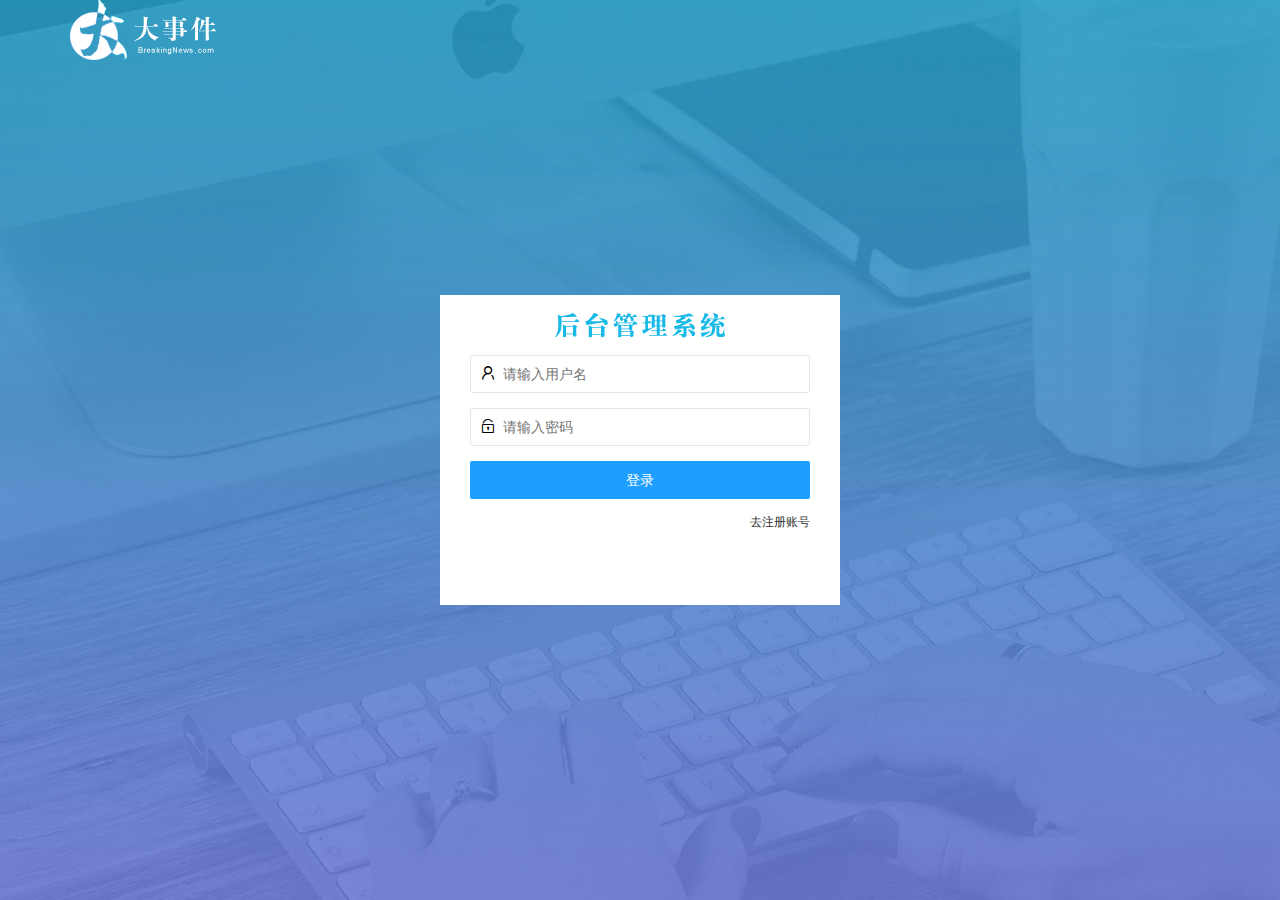
<file: login.html>
<!DOCTYPE html>
<html lang="en">

<head>
    <meta charset="UTF-8">
    <meta http-equiv="X-UA-Compatible" content="ie=edge">
    <meta name="viewport" content="width=device-width, initial-scale=1.0">
    <title>大事件-登录/注册</title>
    <!-- 导入layui的样式 -->
    <link rel="stylesheet" href="./assets/lib/layui/css/layui.css">
    <link rel="stylesheet" href="./assets/css/login.css">
</head>

<body>
    <!-- 头部logo区域 -->
    <div class="layui-main">
        <img src="./assets/images/logo.png" alt="">
    </div>
    <!-- 登录注册 -->
    <div class="loginAndRegBox">
        <div class="title-box"></div>
        <!-- 登录 -->
        <div class="login-box">
            <!-- 登录的表单 -->
            <form class="layui-form" id="form_login">
                <div class="layui-form-item">
                    <i class="layui-icon layui-icon-username"></i>
                    <input type="text" name="username" lay-verify="required" placeholder="请输入用户名" autocomplete="off" class="layui-input">
                </div>
                <div class="layui-form-item">
                    <i class="layui-icon layui-icon-password"></i>
                    <input type="password" name="password" lay-verify="required|pwd" placeholder="请输入密码" autocomplete="off" class="layui-input">
                </div>
                <div class="layui-form-item">
                    <button class="layui-btn  layui-btn-fluid layui-btn-normal" lay-submit>登录</button>

                </div>

                <div class="layui-form-item links"> <a href="javascript:;" id="link_reg">去注册账号</a></div>
            </form>
        </div>

        <!-- 注册 -->
        <div class="reg-box">
            <form class="layui-form" id="form_reg">
                <!-- 输入用户名 -->
                <div class="layui-form-item">
                    <i class="layui-icon layui-icon-username"></i>
                    <input type="text" name="username" lay-verify="required" placeholder="请输入用户名" autocomplete="off" class="layui-input">
                </div>
                <!-- 输入新密码 -->
                <div class="layui-form-item">
                    <i class="layui-icon layui-icon-password"></i>
                    <input type="password" name="password" lay-verify="required|pwd" placeholder="请输入密码" autocomplete="off" class="layui-input">
                </div>
                <!-- 确认密码 -->
                <div class="layui-form-item">
                    <i class="layui-icon layui-icon-password"></i>
                    <input type="password" name="repassword" lay-verify="required|pwd|repwd" placeholder="确认密码" autocomplete="off" class="layui-input">
                </div>
                <!-- 注册按钮 -->
                <div class="layui-form-item">
                    <button type="submit" class="layui-btn  layui-btn-fluid layui-btn-normal" lay-submit lay-filter="demo1">注册</button>

                </div>

                <div class="layui-form-item links"> <a href="javascript:;" id="link_login">去登录</a></div>
            </form>

        </div>
    </div>
    <!-- 导入layui的js文件 -->
    <script src="./assets/lib/layui/layui.all.js"></script>
    <!-- 导入jquery -->
    <script src="./assets/lib/jquery.js"></script>
    <script src="./assets/js/baseAPI.js"></script>
    <script src="./assets/js/login.js"></script>
</body>

</html>
</file>
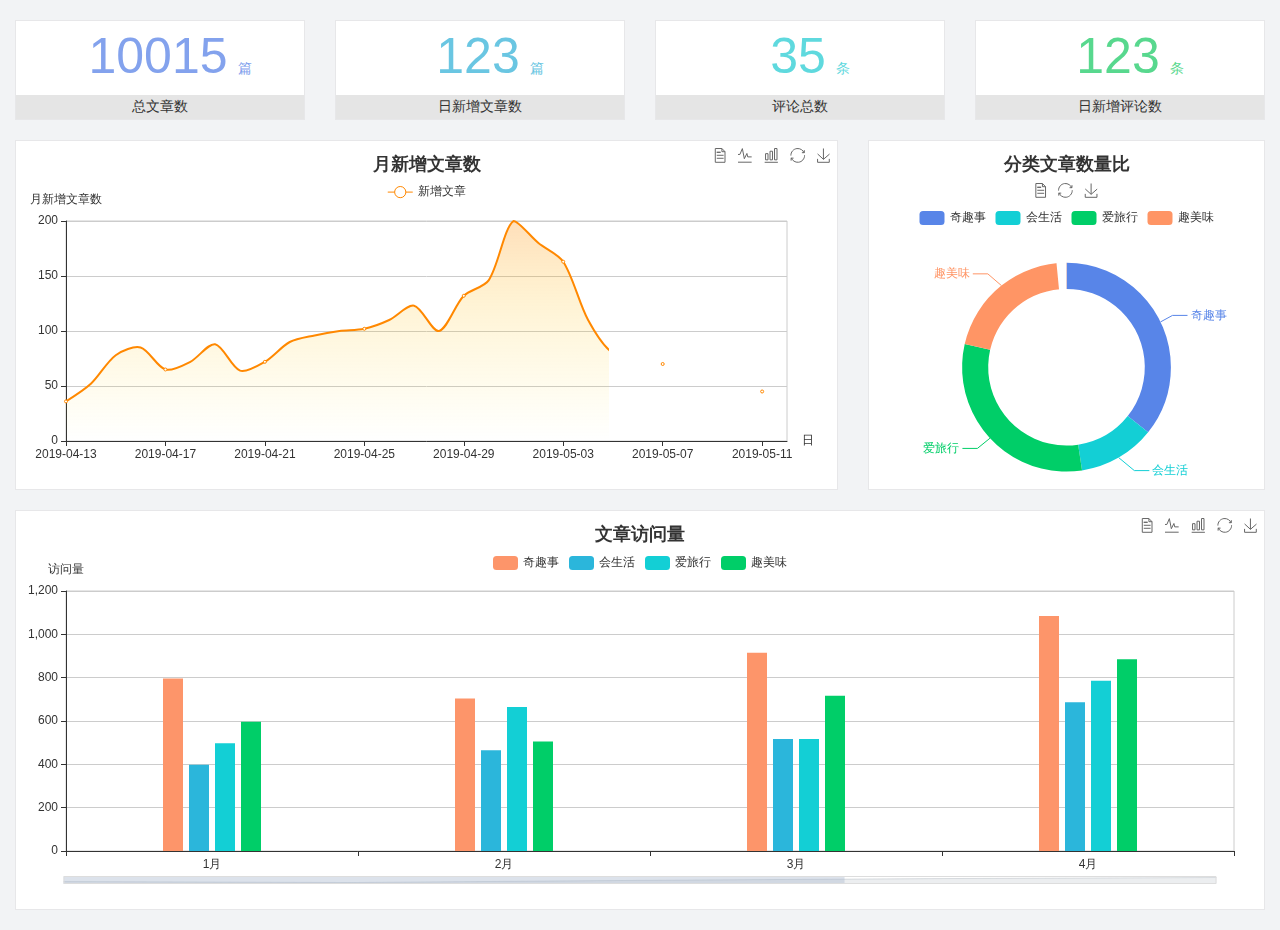
<file: home/dashboard.html>
<!DOCTYPE html>
<html lang="en">

<head>
  <meta charset="UTF-8">
  <meta name="viewport" content="width=device-width, initial-scale=1.0">
  <meta http-equiv="X-UA-Compatible" content="ie=edge">
  <title>图表统计</title>
  <link rel="stylesheet" href="../../assets/lib/bootstrap.css" />
  <link rel="stylesheet" href="../../assets/lib/main.css" />
  <script src="../../assets/lib/jquery.js"></script>
  <script type="text/javascript" src="../../assets/lib/echarts.min.js"></script>
</head>

<body>
  <div class="container-fluid">
    <div class="row spannel_list">
      <div class="col-sm-3 col-xs-6">
        <div class="spannel">
          <em>10015</em><span>篇</span>
          <b>总文章数</b>
        </div>
      </div>
      <div class="col-sm-3 col-xs-6">
        <div class="spannel scolor01">
          <em>123</em><span>篇</span>
          <b>日新增文章数</b>
        </div>
      </div>
      <div class="col-sm-3 col-xs-6">
        <div class="spannel scolor02">
          <em>35</em><span>条</span>
          <b>评论总数</b>
        </div>
      </div>
      <div class="col-sm-3 col-xs-6">
        <div class="spannel scolor03">
          <em>123</em><span>条</span>
          <b>日新增评论数</b>
        </div>
      </div>
    </div>
  </div>

  <div class="container-fluid">
    <div class="row curve-pie">
      <div class="col-lg-8 col-md-8">
        <div class="gragh_pannel" id="curve_show"></div>
      </div>
      <div class="col-lg-4 col-md-4">
        <div class="gragh_pannel" id="pie_show"></div>
      </div>
    </div>
  </div>

  <div class="container-fluid">
    <div class="column_pannel" id="column_show"></div>
  </div>

  <script>
    var oChart = echarts.init(document.getElementById('curve_show'));
    var aList_all = [
      { 'count': 36, 'date': '2019-04-13' },
      { 'count': 52, 'date': '2019-04-14' },
      { 'count': 78, 'date': '2019-04-15' },
      { 'count': 85, 'date': '2019-04-16' },
      { 'count': 65, 'date': '2019-04-17' },
      { 'count': 72, 'date': '2019-04-18' },
      { 'count': 88, 'date': '2019-04-19' },
      { 'count': 64, 'date': '2019-04-20' },
      { 'count': 72, 'date': '2019-04-21' },
      { 'count': 90, 'date': '2019-04-22' },
      { 'count': 96, 'date': '2019-04-23' },
      { 'count': 100, 'date': '2019-04-24' },
      { 'count': 102, 'date': '2019-04-25' },
      { 'count': 110, 'date': '2019-04-26' },
      { 'count': 123, 'date': '2019-04-27' },
      { 'count': 100, 'date': '2019-04-28' },
      { 'count': 132, 'date': '2019-04-29' },
      { 'count': 146, 'date': '2019-04-30' },
      { 'count': 200, 'date': '2019-05-01' },
      { 'count': 180, 'date': '2019-05-02' },
      { 'count': 163, 'date': '2019-05-03' },
      { 'count': 110, 'date': '2019-05-04' },
      { 'count': 80, 'date': '2019-05-05' },
      { 'count': 82, 'date': '2019-05-06' },
      { 'count': 70, 'date': '2019-05-07' },
      { 'count': 65, 'date': '2019-05-08' },
      { 'count': 54, 'date': '2019-05-09' },
      { 'count': 40, 'date': '2019-05-10' },
      { 'count': 45, 'date': '2019-05-11' },
      { 'count': 38, 'date': '2019-05-12' },
    ];

    let aCount = [];
    let aDate = [];

    for (var i = 0; i < aList_all.length; i++) {
      aCount.push(aList_all[i].count);
      aDate.push(aList_all[i].date);
    }

    var chartopt = {
      title: {
        text: '月新增文章数',
        left: 'center',
        top: '10'
      },
      tooltip: {
        trigger: 'axis'
      },
      legend: {
        data: ['新增文章'],
        top: '40'
      },
      toolbox: {
        show: true,
        feature: {
          mark: { show: true },
          dataView: { show: true, readOnly: false },
          magicType: { show: true, type: ['line', 'bar'] },
          restore: { show: true },
          saveAsImage: { show: true }
        }
      },
      calculable: true,
      xAxis: [
        {
          name: '日',
          type: 'category',
          boundaryGap: false,
          data: aDate
        }
      ],
      yAxis: [
        {
          name: '月新增文章数',
          type: 'value'
        }
      ],
      series: [
        {
          name: '新增文章',
          type: 'line',
          smooth: true,
          itemStyle: { normal: { areaStyle: { type: 'default' }, color: '#f80' }, lineStyle: { color: '#f80' } },
          data: aCount
        }],
      areaStyle: {
        normal: {
          color: new echarts.graphic.LinearGradient(0, 0, 0, 1, [{
            offset: 0,
            color: 'rgba(255,136,0,0.39)'
          }, {
            offset: .34,
            color: 'rgba(255,180,0,0.25)'
          }, {
            offset: 1,
            color: 'rgba(255,222,0,0.00)'
          }])

        }
      },
      grid: {
        show: true,
        x: 50,
        x2: 50,
        y: 80,
        height: 220
      }
    };

    oChart.setOption(chartopt);


    var oPie = echarts.init(document.getElementById('pie_show'));
    var oPieopt =
    {
      title: {
        top: 10,
        text: '分类文章数量比',
        x: 'center'
      },
      tooltip: {
        trigger: 'item',
        formatter: "{a} <br/>{b} : {c} ({d}%)"
      },
      color: ['#5885e8', '#13cfd5', '#00ce68', '#ff9565'],
      legend: {
        x: 'center',
        top: 65,
        data: ['奇趣事', '会生活', '爱旅行', '趣美味']
      },
      toolbox: {
        show: true,
        x: 'center',
        top: 35,
        feature: {
          mark: { show: true },
          dataView: { show: true, readOnly: false },
          magicType: {
            show: true,
            type: ['pie', 'funnel'],
            option: {
              funnel: {
                x: '25%',
                width: '50%',
                funnelAlign: 'left',
                max: 1548
              }
            }
          },
          restore: { show: true },
          saveAsImage: { show: true }
        }
      },
      calculable: true,
      series: [
        {
          name: '访问来源',
          type: 'pie',
          radius: ['45%', '60%'],
          center: ['50%', '65%'],
          data: [
            { value: 300, name: '奇趣事' },
            { value: 100, name: '会生活' },
            { value: 260, name: '爱旅行' },
            { value: 180, name: '趣美味' }
          ]
        }
      ]
    };
    oPie.setOption(oPieopt);



    var oColumn = this.echarts.init(document.getElementById('column_show'));
    var oColumnopt =
    {
      title: {
        text: '文章访问量',
        left: 'center',
        top: '10'
      },
      tooltip: {
        trigger: 'axis'
      },
      legend: {
        data: ['奇趣事', '会生活', '爱旅行', '趣美味'],
        top: '40'
      },
      toolbox: {
        show: true,
        feature: {
          mark: { show: true },
          dataView: { show: true, readOnly: false },
          magicType: { show: true, type: ['line', 'bar'] },
          restore: { show: true },
          saveAsImage: { show: true }
        }
      },
      calculable: true,
      xAxis: [
        {
          type: 'category',
          data: ['1月', '2月', '3月', '4月', '5月']
        }
      ],
      yAxis: [
        {
          name: '访问量',
          type: 'value'
        }
      ],
      series: [
        {
          name: '奇趣事',
          type: 'bar',
          barWidth: 20,
          itemStyle: {
            normal: { areaStyle: { type: 'default' }, color: '#fd956a' }
          },
          data: [800, 708, 920, 1090, 1200]
        },
        {
          name: '会生活',
          type: 'bar',
          barWidth: 20,
          itemStyle: {
            normal: { areaStyle: { type: 'default' }, color: '#2bb6db' }
          },
          data: [400, 468, 520, 690, 800]
        },
        {
          name: '爱旅行',
          type: 'bar',
          barWidth: 20,
          itemStyle: {
            normal: { areaStyle: { type: 'default' }, color: '#13cfd5' }
          },
          data: [500, 668, 520, 790, 900]
        },
        {
          name: '趣美味',
          type: 'bar',
          barWidth: 20,
          itemStyle: {
            normal: { areaStyle: { type: 'default' }, color: '#00ce68' }
          },
          data: [600, 508, 720, 890, 1000]
        }
      ],
      grid: {
        show: true,
        x: 50,
        x2: 30,
        y: 80,
        height: 260
      },
      dataZoom: [//给x轴设置滚动条
        {
          start: 0,//默认为0
          end: 100 - 1000 / 31,//默认为100
          type: 'slider',
          show: true,
          xAxisIndex: [0],
          handleSize: 0,//滑动条的 左右2个滑动条的大小
          height: 8,//组件高度
          left: 45, //左边的距离
          right: 50,//右边的距离
          bottom: 26,//右边的距离
          handleColor: '#ddd',//h滑动图标的颜色
          handleStyle: {
            borderColor: "#cacaca",
            borderWidth: "1",
            shadowBlur: 2,
            background: "#ddd",
            shadowColor: "#ddd",
          }
        }]
    };
    oColumn.setOption(oColumnopt);
  </script>
</body>

</html>
</file>
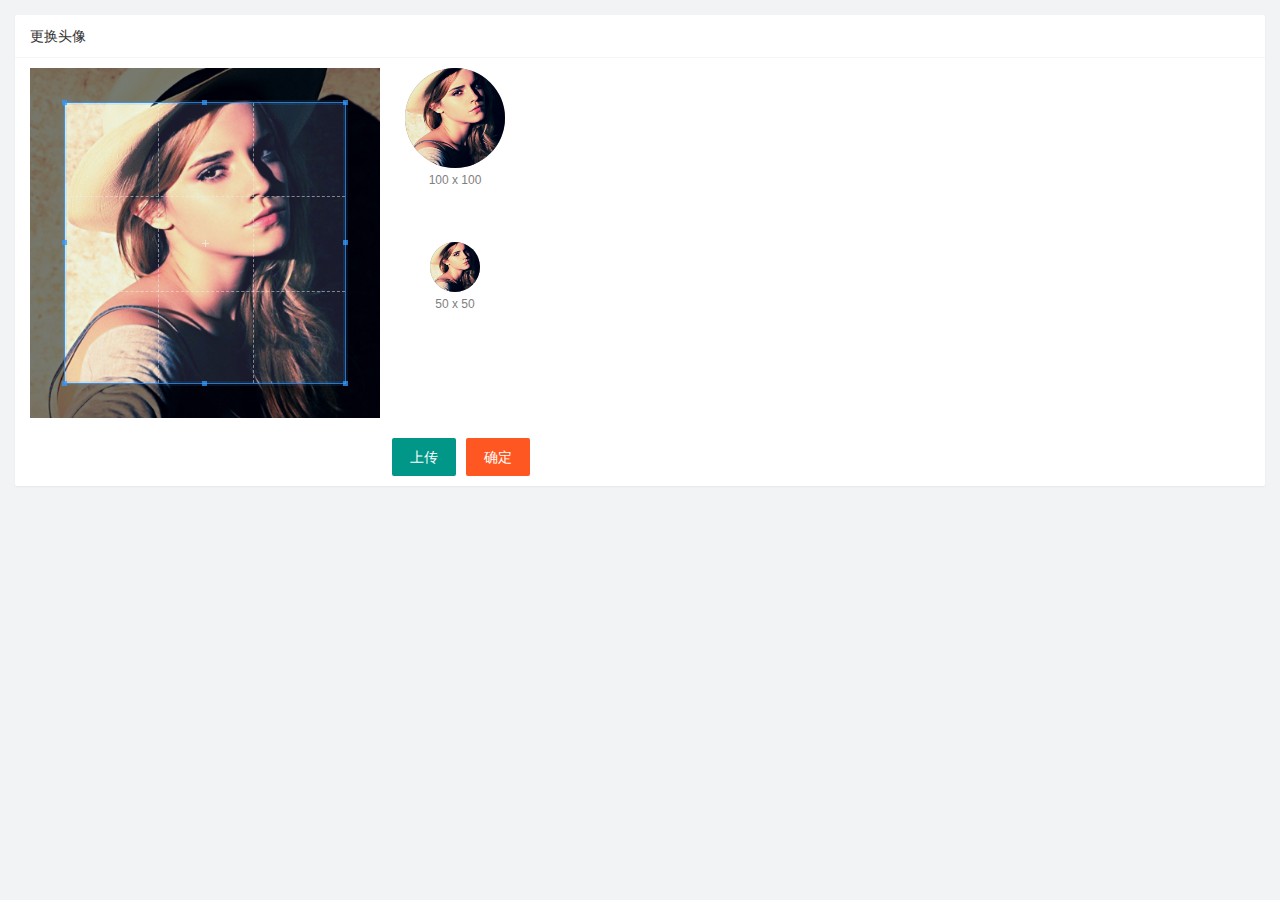
<file: user/user_avatar.html>
<!DOCTYPE html>
<html lang="en">

<head>
    <meta charset="UTF-8">
    <meta http-equiv="X-UA-Compatible" content="ie=edge">
    <meta name="viewport" content="width=device-width, initial-scale=1.0">
    <title>Document</title>
    <link rel="stylesheet" href="../assets/lib/layui/css/layui.css">
    <link rel="stylesheet" href="../assets/lib/cropper/cropper.css">
    <link rel="stylesheet" href="../assets/css/user/user_avatar.css">

</head>

<body>
    <!-- 卡片区域 -->
    <div class="layui-card">
        <div class="layui-card-header">更换头像</div>
        <div class="layui-card-body">

            <!-- 第一行的图片裁剪和预览区域 -->
            <div class="row1">
                <!-- 图片裁剪区域 -->
                <div class="cropper-box">
                    <!-- 这个 img 标签很重要，将来会把它初始化为裁剪区域 -->
                    <img id="image" src="/assets/images/sample.jpg" />
                </div>
                <!-- 图片的预览区域 -->
                <div class="preview-box">
                    <div>
                        <!-- 宽高为 100px 的预览区域 -->
                        <div class="img-preview w100"></div>
                        <p class="size">100 x 100</p>
                    </div>
                    <div>
                        <!-- 宽高为 50px 的预览区域 -->
                        <div class="img-preview w50"></div>
                        <p class="size">50 x 50</p>
                    </div>
                </div>
            </div>
            <!-- 第二行的按钮区域 -->
            <div class="row2">
                <input type="file" id="file" accept="image/png,image/jpeg">
                <button type="button" class="layui-btn" id="btnChooseImage">上传</button>
                <button type="button" class="layui-btn layui-btn-danger" id="btnUpload">确定</button>
            </div>


        </div>
    </div>
    <script src="../assets/lib/layui/layui.all.js"></script>
    <script src="../assets/lib/jquery.js"></script>
    <script src="../assets/lib/cropper/Cropper.js"></script>
    <script src="../assets/lib/cropper/jquery-cropper.js"></script>

    <script src="../assets/js/user/user_avatar.js"></script>
</body>

</html>
</file>
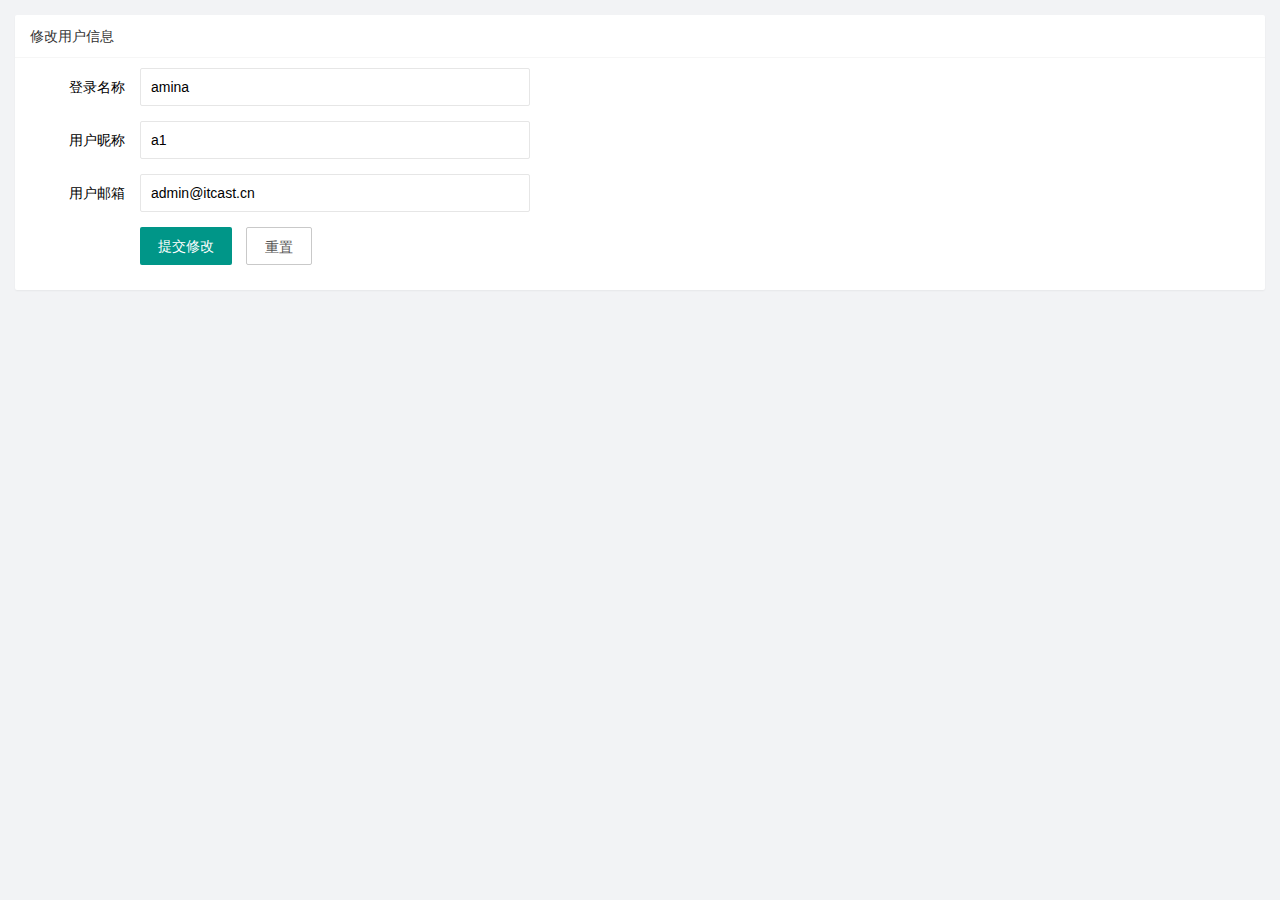
<file: user/user_info.html>
<!DOCTYPE html>
<html lang="en">

<head>
    <meta charset="UTF-8">
    <meta http-equiv="X-UA-Compatible" content="ie=edge">
    <meta name="viewport" content="width=device-width, initial-scale=1.0">
    <title>Document</title>
    <link rel="stylesheet" href="../assets/lib/layui/css/layui.css">
    <link rel="stylesheet" href="../assets/css/user/user_info.css">
</head>

<body>
    <!-- 卡片区域 -->
    <div class="layui-card">
        <div class="layui-card-header">修改用户信息</div>
        <div class="layui-card-body">
            <form class="layui-form" lay-filter="formUserInfo">
                <!-- 隐藏域 -->
                <input type="hidden" name="id">
                <div class="layui-form-item">
                    <label class="layui-form-label">登录名称</label>
                    <div class="layui-input-block">
                        <input type="text" name="username" lay-verify="required" placeholder="请输入登录名称" autocomplete="off" class="layui-input" readonly>
                    </div>
                </div>
                <div class="layui-form-item">
                    <label class="layui-form-label">用户昵称</label>
                    <div class="layui-input-block">
                        <input type="text" name="nickname" lay-verify="required|nickname" placeholder="请输入用户昵称" autocomplete="off" class="layui-input">
                    </div>
                </div>
                <div class="layui-form-item">
                    <label class="layui-form-label">用户邮箱</label>
                    <div class="layui-input-block">
                        <input type="text" name="email" lay-verify="required|email" placeholder="请输入用户邮箱" autocomplete="off" class="layui-input">
                    </div>
                </div>
                <!-- 提交按钮 -->
                <div class="layui-form-item">
                    <div class="layui-input-block">
                        <button type="submit" class="layui-btn" lay-submit lay-filter="demo1">提交修改</button>
                        <button type="reset" class="layui-btn layui-btn-primary" id="btnReset">重置</button>
                    </div>
                </div>
            </form>
        </div>
    </div>
    <script src="../assets/lib/layui/layui.all.js"></script>
    <script src="../assets/lib/jquery.js"></script>
    <script src="../assets/js/baseAPI.js"></script>
    <script src="../assets/js/user/user_info.js"></script>
</body>

</html>
</file>
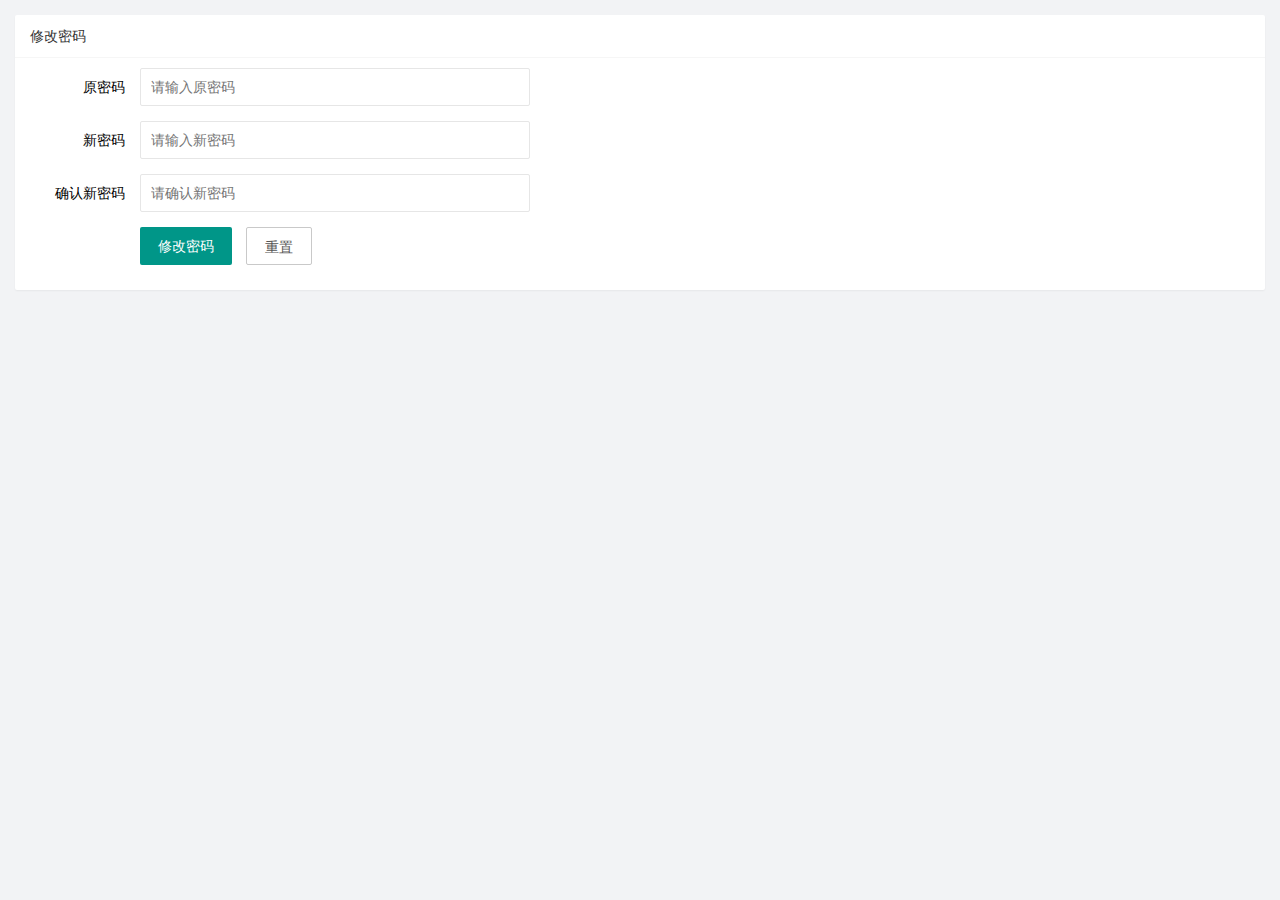
<file: user/user_pwd.html>
<!DOCTYPE html>
<html lang="en">

<head>
    <meta charset="UTF-8">
    <meta http-equiv="X-UA-Compatible" content="ie=edge">
    <meta name="viewport" content="width=device-width, initial-scale=1.0">
    <title>Document</title>
    <link rel="stylesheet" href="../assets/lib/layui/css/layui.css">
    <link rel="stylesheet" href="../assets/css/user/user_pwd.css">
</head>

<body>

    <div class="layui-card">
        <div class="layui-card-header">修改密码</div>
        <div class="layui-card-body">
            <form class="layui-form">
                <div class="layui-form-item">
                    <label class="layui-form-label">原密码</label>
                    <div class="layui-input-block">
                        <input type="password" name="oldPwd" lay-verify="required|pwd" placeholder="请输入原密码" autocomplete="off" class="layui-input">
                    </div>
                </div>
                <div class="layui-form-item">
                    <label class="layui-form-label">新密码</label>
                    <div class="layui-input-block">
                        <input type="password" name="newPwd" lay-verify="required|pwd|samePwd" placeholder="请输入新密码" autocomplete="off" class="layui-input">
                    </div>
                </div>
                <div class="layui-form-item">
                    <label class="layui-form-label">确认新密码</label>
                    <div class="layui-input-block">
                        <input type="password" name="rePwd" lay-verify="required|pwd|rePwd" placeholder="请确认新密码" autocomplete="off" class="layui-input">
                    </div>
                </div>
                <div class="layui-form-item">
                    <div class="layui-input-block">
                        <button type="submit" class="layui-btn" lay-submit lay-filter="demo1">修改密码</button>
                        <button type="reset" class="layui-btn layui-btn-primary">重置</button>
                    </div>
                </div>
            </form>
        </div>
    </div>
    <script src="../assets/lib/jquery.js"></script>
    <script src="../assets/lib/layui/layui.all.js"></script>
    <script src="../assets/js/baseAPI.js"></script>
    <script src="../assets/js/user/user_pwd.js"></script>
</body>

</html>
</file>
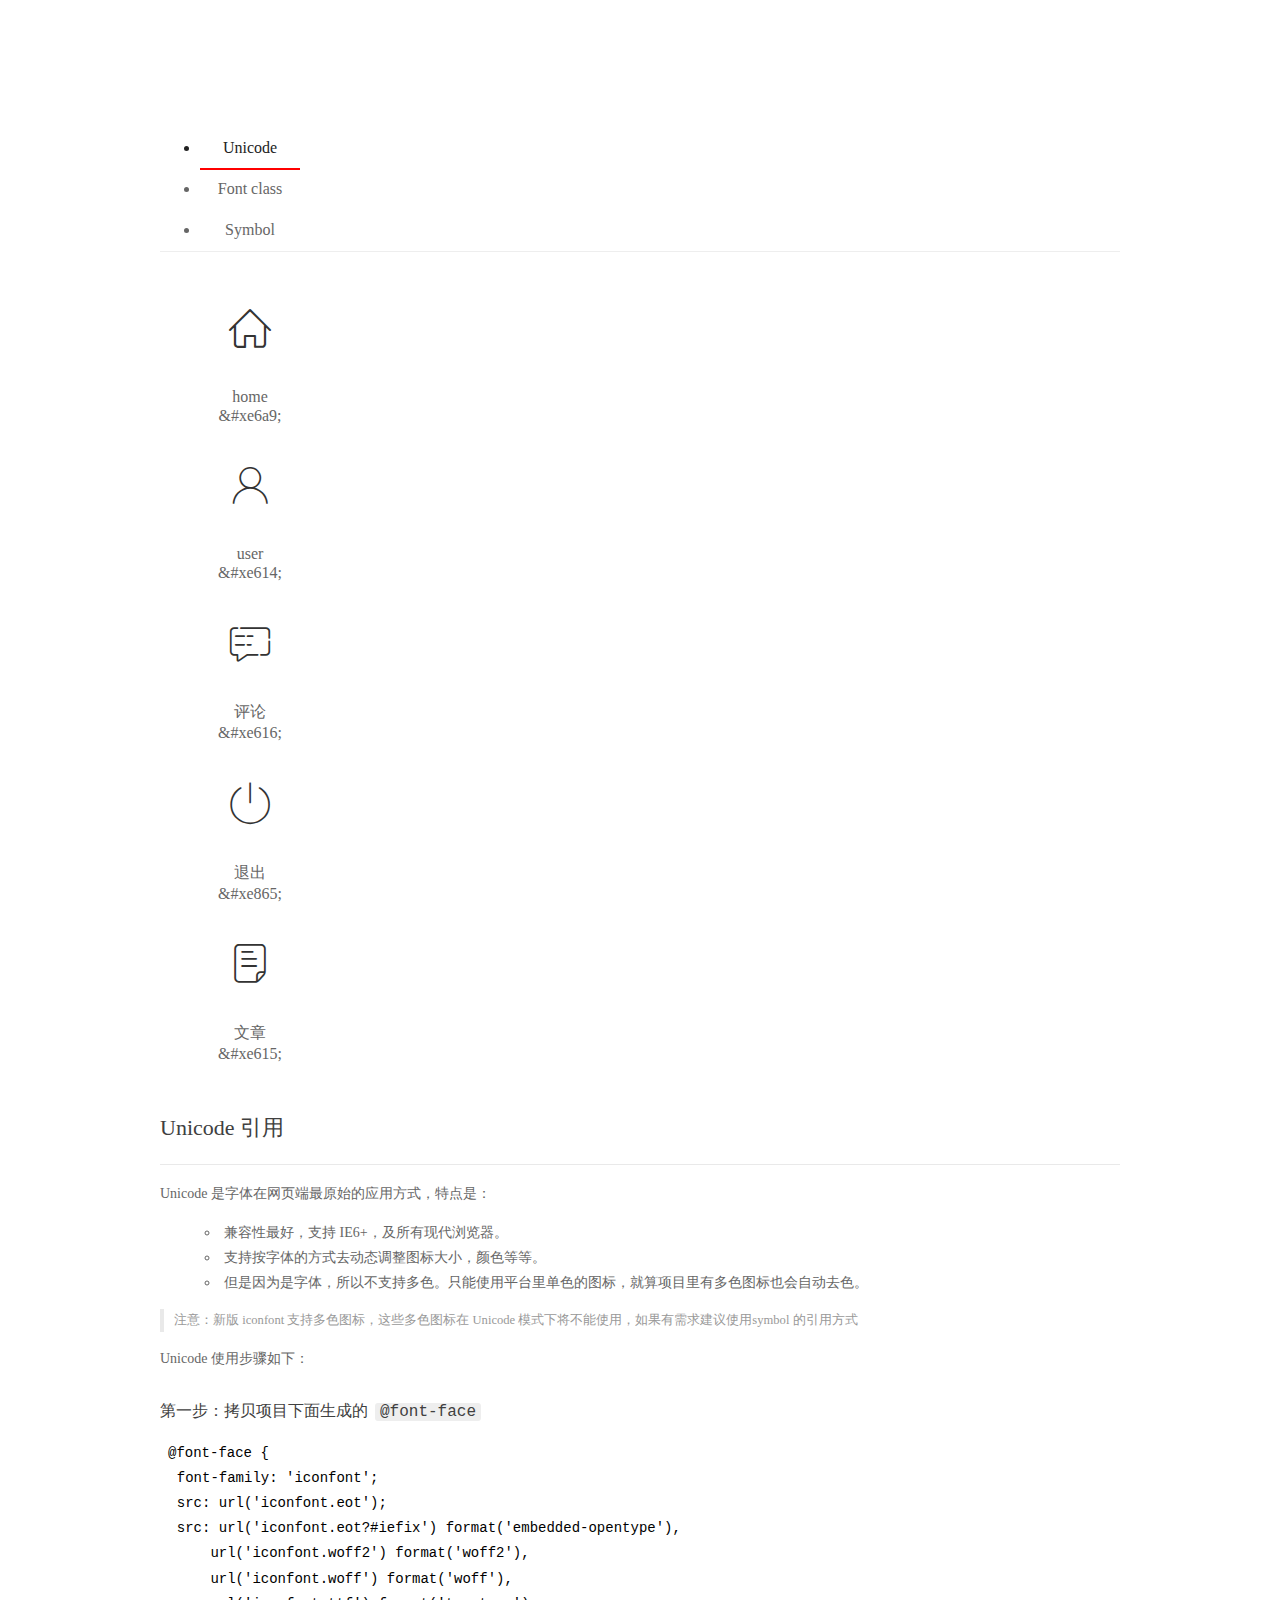
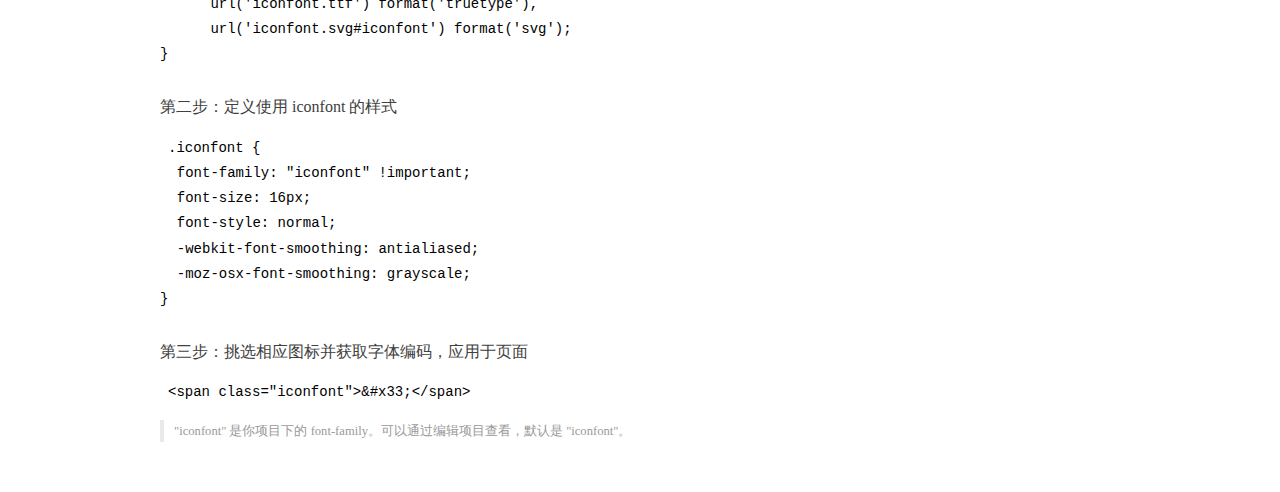
<file: assets/fonts/demo_index.html>
<!DOCTYPE html>
<html>
<head>
  <meta charset="utf-8"/>
  <title>IconFont Demo</title>
  <link rel="shortcut icon" href="https://gtms04.alicdn.com/tps/i4/TB1_oz6GVXXXXaFXpXXJDFnIXXX-64-64.ico" type="image/x-icon"/>
  <link rel="stylesheet" href="https://g.alicdn.com/thx/cube/1.3.2/cube.min.css">
  <link rel="stylesheet" href="demo.css">
  <link rel="stylesheet" href="iconfont.css">
  <script src="iconfont.js"></script>
  <!-- jQuery -->
  <script src="https://a1.alicdn.com/oss/uploads/2018/12/26/7bfddb60-08e8-11e9-9b04-53e73bb6408b.js"></script>
  <!-- 代码高亮 -->
  <script src="https://a1.alicdn.com/oss/uploads/2018/12/26/a3f714d0-08e6-11e9-8a15-ebf944d7534c.js"></script>
</head>
<body>
  <div class="main">
    <h1 class="logo"><a href="https://www.iconfont.cn/" title="iconfont 首页" target="_blank">&#xe86b;</a></h1>
    <div class="nav-tabs">
      <ul id="tabs" class="dib-box">
        <li class="dib active"><span>Unicode</span></li>
        <li class="dib"><span>Font class</span></li>
        <li class="dib"><span>Symbol</span></li>
      </ul>
      
    </div>
    <div class="tab-container">
      <div class="content unicode" style="display: block;">
          <ul class="icon_lists dib-box">
          
            <li class="dib">
              <span class="icon iconfont">&#xe6a9;</span>
                <div class="name">home</div>
                <div class="code-name">&amp;#xe6a9;</div>
              </li>
          
            <li class="dib">
              <span class="icon iconfont">&#xe614;</span>
                <div class="name">user</div>
                <div class="code-name">&amp;#xe614;</div>
              </li>
          
            <li class="dib">
              <span class="icon iconfont">&#xe616;</span>
                <div class="name">评论</div>
                <div class="code-name">&amp;#xe616;</div>
              </li>
          
            <li class="dib">
              <span class="icon iconfont">&#xe865;</span>
                <div class="name">退出</div>
                <div class="code-name">&amp;#xe865;</div>
              </li>
          
            <li class="dib">
              <span class="icon iconfont">&#xe615;</span>
                <div class="name">文章</div>
                <div class="code-name">&amp;#xe615;</div>
              </li>
          
          </ul>
          <div class="article markdown">
          <h2 id="unicode-">Unicode 引用</h2>
          <hr>

          <p>Unicode 是字体在网页端最原始的应用方式，特点是：</p>
          <ul>
            <li>兼容性最好，支持 IE6+，及所有现代浏览器。</li>
            <li>支持按字体的方式去动态调整图标大小，颜色等等。</li>
            <li>但是因为是字体，所以不支持多色。只能使用平台里单色的图标，就算项目里有多色图标也会自动去色。</li>
          </ul>
          <blockquote>
            <p>注意：新版 iconfont 支持多色图标，这些多色图标在 Unicode 模式下将不能使用，如果有需求建议使用symbol 的引用方式</p>
          </blockquote>
          <p>Unicode 使用步骤如下：</p>
          <h3 id="-font-face">第一步：拷贝项目下面生成的 <code>@font-face</code></h3>
<pre><code class="language-css"
>@font-face {
  font-family: 'iconfont';
  src: url('iconfont.eot');
  src: url('iconfont.eot?#iefix') format('embedded-opentype'),
      url('iconfont.woff2') format('woff2'),
      url('iconfont.woff') format('woff'),
      url('iconfont.ttf') format('truetype'),
      url('iconfont.svg#iconfont') format('svg');
}
</code></pre>
          <h3 id="-iconfont-">第二步：定义使用 iconfont 的样式</h3>
<pre><code class="language-css"
>.iconfont {
  font-family: "iconfont" !important;
  font-size: 16px;
  font-style: normal;
  -webkit-font-smoothing: antialiased;
  -moz-osx-font-smoothing: grayscale;
}
</code></pre>
          <h3 id="-">第三步：挑选相应图标并获取字体编码，应用于页面</h3>
<pre>
<code class="language-html"
>&lt;span class="iconfont"&gt;&amp;#x33;&lt;/span&gt;
</code></pre>
          <blockquote>
            <p>"iconfont" 是你项目下的 font-family。可以通过编辑项目查看，默认是 "iconfont"。</p>
          </blockquote>
          </div>
      </div>
      <div class="content font-class">
        <ul class="icon_lists dib-box">
          
          <li class="dib">
            <span class="icon iconfont icon-home"></span>
            <div class="name">
              home
            </div>
            <div class="code-name">.icon-home
            </div>
          </li>
          
          <li class="dib">
            <span class="icon iconfont icon-user"></span>
            <div class="name">
              user
            </div>
            <div class="code-name">.icon-user
            </div>
          </li>
          
          <li class="dib">
            <span class="icon iconfont icon-pinglun"></span>
            <div class="name">
              评论
            </div>
            <div class="code-name">.icon-pinglun
            </div>
          </li>
          
          <li class="dib">
            <span class="icon iconfont icon-tuichu"></span>
            <div class="name">
              退出
            </div>
            <div class="code-name">.icon-tuichu
            </div>
          </li>
          
          <li class="dib">
            <span class="icon iconfont icon-16"></span>
            <div class="name">
              文章
            </div>
            <div class="code-name">.icon-16
            </div>
          </li>
          
        </ul>
        <div class="article markdown">
        <h2 id="font-class-">font-class 引用</h2>
        <hr>

        <p>font-class 是 Unicode 使用方式的一种变种，主要是解决 Unicode 书写不直观，语意不明确的问题。</p>
        <p>与 Unicode 使用方式相比，具有如下特点：</p>
        <ul>
          <li>兼容性良好，支持 IE8+，及所有现代浏览器。</li>
          <li>相比于 Unicode 语意明确，书写更直观。可以很容易分辨这个 icon 是什么。</li>
          <li>因为使用 class 来定义图标，所以当要替换图标时，只需要修改 class 里面的 Unicode 引用。</li>
          <li>不过因为本质上还是使用的字体，所以多色图标还是不支持的。</li>
        </ul>
        <p>使用步骤如下：</p>
        <h3 id="-fontclass-">第一步：引入项目下面生成的 fontclass 代码：</h3>
<pre><code class="language-html">&lt;link rel="stylesheet" href="./iconfont.css"&gt;
</code></pre>
        <h3 id="-">第二步：挑选相应图标并获取类名，应用于页面：</h3>
<pre><code class="language-html">&lt;span class="iconfont icon-xxx"&gt;&lt;/span&gt;
</code></pre>
        <blockquote>
          <p>"
            iconfont" 是你项目下的 font-family。可以通过编辑项目查看，默认是 "iconfont"。</p>
        </blockquote>
      </div>
      </div>
      <div class="content symbol">
          <ul class="icon_lists dib-box">
          
            <li class="dib">
                <svg class="icon svg-icon" aria-hidden="true">
                  <use xlink:href="#icon-home"></use>
                </svg>
                <div class="name">home</div>
                <div class="code-name">#icon-home</div>
            </li>
          
            <li class="dib">
                <svg class="icon svg-icon" aria-hidden="true">
                  <use xlink:href="#icon-user"></use>
                </svg>
                <div class="name">user</div>
                <div class="code-name">#icon-user</div>
            </li>
          
            <li class="dib">
                <svg class="icon svg-icon" aria-hidden="true">
                  <use xlink:href="#icon-pinglun"></use>
                </svg>
                <div class="name">评论</div>
                <div class="code-name">#icon-pinglun</div>
            </li>
          
            <li class="dib">
                <svg class="icon svg-icon" aria-hidden="true">
                  <use xlink:href="#icon-tuichu"></use>
                </svg>
                <div class="name">退出</div>
                <div class="code-name">#icon-tuichu</div>
            </li>
          
            <li class="dib">
                <svg class="icon svg-icon" aria-hidden="true">
                  <use xlink:href="#icon-16"></use>
                </svg>
                <div class="name">文章</div>
                <div class="code-name">#icon-16</div>
            </li>
          
          </ul>
          <div class="article markdown">
          <h2 id="symbol-">Symbol 引用</h2>
          <hr>

          <p>这是一种全新的使用方式，应该说这才是未来的主流，也是平台目前推荐的用法。相关介绍可以参考这篇<a href="">文章</a>
            这种用法其实是做了一个 SVG 的集合，与另外两种相比具有如下特点：</p>
          <ul>
            <li>支持多色图标了，不再受单色限制。</li>
            <li>通过一些技巧，支持像字体那样，通过 <code>font-size</code>, <code>color</code> 来调整样式。</li>
            <li>兼容性较差，支持 IE9+，及现代浏览器。</li>
            <li>浏览器渲染 SVG 的性能一般，还不如 png。</li>
          </ul>
          <p>使用步骤如下：</p>
          <h3 id="-symbol-">第一步：引入项目下面生成的 symbol 代码：</h3>
<pre><code class="language-html">&lt;script src="./iconfont.js"&gt;&lt;/script&gt;
</code></pre>
          <h3 id="-css-">第二步：加入通用 CSS 代码（引入一次就行）：</h3>
<pre><code class="language-html">&lt;style&gt;
.icon {
  width: 1em;
  height: 1em;
  vertical-align: -0.15em;
  fill: currentColor;
  overflow: hidden;
}
&lt;/style&gt;
</code></pre>
          <h3 id="-">第三步：挑选相应图标并获取类名，应用于页面：</h3>
<pre><code class="language-html">&lt;svg class="icon" aria-hidden="true"&gt;
  &lt;use xlink:href="#icon-xxx"&gt;&lt;/use&gt;
&lt;/svg&gt;
</code></pre>
          </div>
      </div>

    </div>
  </div>
  <script>
  $(document).ready(function () {
      $('.tab-container .content:first').show()

      $('#tabs li').click(function (e) {
        var tabContent = $('.tab-container .content')
        var index = $(this).index()

        if ($(this).hasClass('active')) {
          return
        } else {
          $('#tabs li').removeClass('active')
          $(this).addClass('active')

          tabContent.hide().eq(index).fadeIn()
        }
      })
    })
  </script>
</body>
</html>
</file>
<file: assets/lib/layui/css/layui.css>
/** layui-v2.5.5 MIT License By https://www.layui.com */
 .layui-inline,img{display:inline-block;vertical-align:middle}h1,h2,h3,h4,h5,h6{font-weight:400}.layui-edge,.layui-header,.layui-inline,.layui-main{position:relative}.layui-body,.layui-edge,.layui-elip{overflow:hidden}.layui-btn,.layui-edge,.layui-inline,img{vertical-align:middle}.layui-btn,.layui-disabled,.layui-icon,.layui-unselect{-moz-user-select:none;-webkit-user-select:none;-ms-user-select:none}.layui-elip,.layui-form-checkbox span,.layui-form-pane .layui-form-label{text-overflow:ellipsis;white-space:nowrap}.layui-breadcrumb,.layui-tree-btnGroup{visibility:hidden}blockquote,body,button,dd,div,dl,dt,form,h1,h2,h3,h4,h5,h6,input,li,ol,p,pre,td,textarea,th,ul{margin:0;padding:0;-webkit-tap-highlight-color:rgba(0,0,0,0)}a:active,a:hover{outline:0}img{border:none}li{list-style:none}table{border-collapse:collapse;border-spacing:0}h4,h5,h6{font-size:100%}button,input,optgroup,option,select,textarea{font-family:inherit;font-size:inherit;font-style:inherit;font-weight:inherit;outline:0}pre{white-space:pre-wrap;white-space:-moz-pre-wrap;white-space:-pre-wrap;white-space:-o-pre-wrap;word-wrap:break-word}body{line-height:24px;font:14px Helvetica Neue,Helvetica,PingFang SC,Tahoma,Arial,sans-serif}hr{height:1px;margin:10px 0;border:0;clear:both}a{color:#333;text-decoration:none}a:hover{color:#777}a cite{font-style:normal;*cursor:pointer}.layui-border-box,.layui-border-box *{box-sizing:border-box}.layui-box,.layui-box *{box-sizing:content-box}.layui-clear{clear:both;*zoom:1}.layui-clear:after{content:'\20';clear:both;*zoom:1;display:block;height:0}.layui-inline{*display:inline;*zoom:1}.layui-edge{display:inline-block;width:0;height:0;border-width:6px;border-style:dashed;border-color:transparent}.layui-edge-top{top:-4px;border-bottom-color:#999;border-bottom-style:solid}.layui-edge-right{border-left-color:#999;border-left-style:solid}.layui-edge-bottom{top:2px;border-top-color:#999;border-top-style:solid}.layui-edge-left{border-right-color:#999;border-right-style:solid}.layui-disabled,.layui-disabled:hover{color:#d2d2d2!important;cursor:not-allowed!important}.layui-circle{border-radius:100%}.layui-show{display:block!important}.layui-hide{display:none!important}@font-face{font-family:layui-icon;src:url(../font/iconfont.eot?v=250);src:url(../font/iconfont.eot?v=250#iefix) format('embedded-opentype'),url(../font/iconfont.woff2?v=250) format('woff2'),url(../font/iconfont.woff?v=250) format('woff'),url(../font/iconfont.ttf?v=250) format('truetype'),url(../font/iconfont.svg?v=250#layui-icon) format('svg')}.layui-icon{font-family:layui-icon!important;font-size:16px;font-style:normal;-webkit-font-smoothing:antialiased;-moz-osx-font-smoothing:grayscale}.layui-icon-reply-fill:before{content:"\e611"}.layui-icon-set-fill:before{content:"\e614"}.layui-icon-menu-fill:before{content:"\e60f"}.layui-icon-search:before{content:"\e615"}.layui-icon-share:before{content:"\e641"}.layui-icon-set-sm:before{content:"\e620"}.layui-icon-engine:before{content:"\e628"}.layui-icon-close:before{content:"\1006"}.layui-icon-close-fill:before{content:"\1007"}.layui-icon-chart-screen:before{content:"\e629"}.layui-icon-star:before{content:"\e600"}.layui-icon-circle-dot:before{content:"\e617"}.layui-icon-chat:before{content:"\e606"}.layui-icon-release:before{content:"\e609"}.layui-icon-list:before{content:"\e60a"}.layui-icon-chart:before{content:"\e62c"}.layui-icon-ok-circle:before{content:"\1005"}.layui-icon-layim-theme:before{content:"\e61b"}.layui-icon-table:before{content:"\e62d"}.layui-icon-right:before{content:"\e602"}.layui-icon-left:before{content:"\e603"}.layui-icon-cart-simple:before{content:"\e698"}.layui-icon-face-cry:before{content:"\e69c"}.layui-icon-face-smile:before{content:"\e6af"}.layui-icon-survey:before{content:"\e6b2"}.layui-icon-tree:before{content:"\e62e"}.layui-icon-upload-circle:before{content:"\e62f"}.layui-icon-add-circle:before{content:"\e61f"}.layui-icon-download-circle:before{content:"\e601"}.layui-icon-templeate-1:before{content:"\e630"}.layui-icon-util:before{content:"\e631"}.layui-icon-face-surprised:before{content:"\e664"}.layui-icon-edit:before{content:"\e642"}.layui-icon-speaker:before{content:"\e645"}.layui-icon-down:before{content:"\e61a"}.layui-icon-file:before{content:"\e621"}.layui-icon-layouts:before{content:"\e632"}.layui-icon-rate-half:before{content:"\e6c9"}.layui-icon-add-circle-fine:before{content:"\e608"}.layui-icon-prev-circle:before{content:"\e633"}.layui-icon-read:before{content:"\e705"}.layui-icon-404:before{content:"\e61c"}.layui-icon-carousel:before{content:"\e634"}.layui-icon-help:before{content:"\e607"}.layui-icon-code-circle:before{content:"\e635"}.layui-icon-water:before{content:"\e636"}.layui-icon-username:before{content:"\e66f"}.layui-icon-find-fill:before{content:"\e670"}.layui-icon-about:before{content:"\e60b"}.layui-icon-location:before{content:"\e715"}.layui-icon-up:before{content:"\e619"}.layui-icon-pause:before{content:"\e651"}.layui-icon-date:before{content:"\e637"}.layui-icon-layim-uploadfile:before{content:"\e61d"}.layui-icon-delete:before{content:"\e640"}.layui-icon-play:before{content:"\e652"}.layui-icon-top:before{content:"\e604"}.layui-icon-friends:before{content:"\e612"}.layui-icon-refresh-3:before{content:"\e9aa"}.layui-icon-ok:before{content:"\e605"}.layui-icon-layer:before{content:"\e638"}.layui-icon-face-smile-fine:before{content:"\e60c"}.layui-icon-dollar:before{content:"\e659"}.layui-icon-group:before{content:"\e613"}.layui-icon-layim-download:before{content:"\e61e"}.layui-icon-picture-fine:before{content:"\e60d"}.layui-icon-link:before{content:"\e64c"}.layui-icon-diamond:before{content:"\e735"}.layui-icon-log:before{content:"\e60e"}.layui-icon-rate-solid:before{content:"\e67a"}.layui-icon-fonts-del:before{content:"\e64f"}.layui-icon-unlink:before{content:"\e64d"}.layui-icon-fonts-clear:before{content:"\e639"}.layui-icon-triangle-r:before{content:"\e623"}.layui-icon-circle:before{content:"\e63f"}.layui-icon-radio:before{content:"\e643"}.layui-icon-align-center:before{content:"\e647"}.layui-icon-align-right:before{content:"\e648"}.layui-icon-align-left:before{content:"\e649"}.layui-icon-loading-1:before{content:"\e63e"}.layui-icon-return:before{content:"\e65c"}.layui-icon-fonts-strong:before{content:"\e62b"}.layui-icon-upload:before{content:"\e67c"}.layui-icon-dialogue:before{content:"\e63a"}.layui-icon-video:before{content:"\e6ed"}.layui-icon-headset:before{content:"\e6fc"}.layui-icon-cellphone-fine:before{content:"\e63b"}.layui-icon-add-1:before{content:"\e654"}.layui-icon-face-smile-b:before{content:"\e650"}.layui-icon-fonts-html:before{content:"\e64b"}.layui-icon-form:before{content:"\e63c"}.layui-icon-cart:before{content:"\e657"}.layui-icon-camera-fill:before{content:"\e65d"}.layui-icon-tabs:before{content:"\e62a"}.layui-icon-fonts-code:before{content:"\e64e"}.layui-icon-fire:before{content:"\e756"}.layui-icon-set:before{content:"\e716"}.layui-icon-fonts-u:before{content:"\e646"}.layui-icon-triangle-d:before{content:"\e625"}.layui-icon-tips:before{content:"\e702"}.layui-icon-picture:before{content:"\e64a"}.layui-icon-more-vertical:before{content:"\e671"}.layui-icon-flag:before{content:"\e66c"}.layui-icon-loading:before{content:"\e63d"}.layui-icon-fonts-i:before{content:"\e644"}.layui-icon-refresh-1:before{content:"\e666"}.layui-icon-rmb:before{content:"\e65e"}.layui-icon-home:before{content:"\e68e"}.layui-icon-user:before{content:"\e770"}.layui-icon-notice:before{content:"\e667"}.layui-icon-login-weibo:before{content:"\e675"}.layui-icon-voice:before{content:"\e688"}.layui-icon-upload-drag:before{content:"\e681"}.layui-icon-login-qq:before{content:"\e676"}.layui-icon-snowflake:before{content:"\e6b1"}.layui-icon-file-b:before{content:"\e655"}.layui-icon-template:before{content:"\e663"}.layui-icon-auz:before{content:"\e672"}.layui-icon-console:before{content:"\e665"}.layui-icon-app:before{content:"\e653"}.layui-icon-prev:before{content:"\e65a"}.layui-icon-website:before{content:"\e7ae"}.layui-icon-next:before{content:"\e65b"}.layui-icon-component:before{content:"\e857"}.layui-icon-more:before{content:"\e65f"}.layui-icon-login-wechat:before{content:"\e677"}.layui-icon-shrink-right:before{content:"\e668"}.layui-icon-spread-left:before{content:"\e66b"}.layui-icon-camera:before{content:"\e660"}.layui-icon-note:before{content:"\e66e"}.layui-icon-refresh:before{content:"\e669"}.layui-icon-female:before{content:"\e661"}.layui-icon-male:before{content:"\e662"}.layui-icon-password:before{content:"\e673"}.layui-icon-senior:before{content:"\e674"}.layui-icon-theme:before{content:"\e66a"}.layui-icon-tread:before{content:"\e6c5"}.layui-icon-praise:before{content:"\e6c6"}.layui-icon-star-fill:before{content:"\e658"}.layui-icon-rate:before{content:"\e67b"}.layui-icon-template-1:before{content:"\e656"}.layui-icon-vercode:before{content:"\e679"}.layui-icon-cellphone:before{content:"\e678"}.layui-icon-screen-full:before{content:"\e622"}.layui-icon-screen-restore:before{content:"\e758"}.layui-icon-cols:before{content:"\e610"}.layui-icon-export:before{content:"\e67d"}.layui-icon-print:before{content:"\e66d"}.layui-icon-slider:before{content:"\e714"}.layui-icon-addition:before{content:"\e624"}.layui-icon-subtraction:before{content:"\e67e"}.layui-icon-service:before{content:"\e626"}.layui-icon-transfer:before{content:"\e691"}.layui-main{width:1140px;margin:0 auto}.layui-header{z-index:1000;height:60px}.layui-header a:hover{transition:all .5s;-webkit-transition:all .5s}.layui-side{position:fixed;left:0;top:0;bottom:0;z-index:999;width:200px;overflow-x:hidden}.layui-side-scroll{position:relative;width:220px;height:100%;overflow-x:hidden}.layui-body{position:absolute;left:200px;right:0;top:0;bottom:0;z-index:998;width:auto;overflow-y:auto;box-sizing:border-box}.layui-layout-body{overflow:hidden}.layui-layout-admin .layui-header{background-color:#23262E}.layui-layout-admin .layui-side{top:60px;width:200px;overflow-x:hidden}.layui-layout-admin .layui-body{position:fixed;top:60px;bottom:44px}.layui-layout-admin .layui-main{width:auto;margin:0 15px}.layui-layout-admin .layui-footer{position:fixed;left:200px;right:0;bottom:0;height:44px;line-height:44px;padding:0 15px;background-color:#eee}.layui-layout-admin .layui-logo{position:absolute;left:0;top:0;width:200px;height:100%;line-height:60px;text-align:center;color:#009688;font-size:16px}.layui-layout-admin .layui-header .layui-nav{background:0 0}.layui-layout-left{position:absolute!important;left:200px;top:0}.layui-layout-right{position:absolute!important;right:0;top:0}.layui-container{position:relative;margin:0 auto;padding:0 15px;box-sizing:border-box}.layui-fluid{position:relative;margin:0 auto;padding:0 15px}.layui-row:after,.layui-row:before{content:'';display:block;clear:both}.layui-col-lg1,.layui-col-lg10,.layui-col-lg11,.layui-col-lg12,.layui-col-lg2,.layui-col-lg3,.layui-col-lg4,.layui-col-lg5,.layui-col-lg6,.layui-col-lg7,.layui-col-lg8,.layui-col-lg9,.layui-col-md1,.layui-col-md10,.layui-col-md11,.layui-col-md12,.layui-col-md2,.layui-col-md3,.layui-col-md4,.layui-col-md5,.layui-col-md6,.layui-col-md7,.layui-col-md8,.layui-col-md9,.layui-col-sm1,.layui-col-sm10,.layui-col-sm11,.layui-col-sm12,.layui-col-sm2,.layui-col-sm3,.layui-col-sm4,.layui-col-sm5,.layui-col-sm6,.layui-col-sm7,.layui-col-sm8,.layui-col-sm9,.layui-col-xs1,.layui-col-xs10,.layui-col-xs11,.layui-col-xs12,.layui-col-xs2,.layui-col-xs3,.layui-col-xs4,.layui-col-xs5,.layui-col-xs6,.layui-col-xs7,.layui-col-xs8,.layui-col-xs9{position:relative;display:block;box-sizing:border-box}.layui-col-xs1,.layui-col-xs10,.layui-col-xs11,.layui-col-xs12,.layui-col-xs2,.layui-col-xs3,.layui-col-xs4,.layui-col-xs5,.layui-col-xs6,.layui-col-xs7,.layui-col-xs8,.layui-col-xs9{float:left}.layui-col-xs1{width:8.33333333%}.layui-col-xs2{width:16.66666667%}.layui-col-xs3{width:25%}.layui-col-xs4{width:33.33333333%}.layui-col-xs5{width:41.66666667%}.layui-col-xs6{width:50%}.layui-col-xs7{width:58.33333333%}.layui-col-xs8{width:66.66666667%}.layui-col-xs9{width:75%}.layui-col-xs10{width:83.33333333%}.layui-col-xs11{width:91.66666667%}.layui-col-xs12{width:100%}.layui-col-xs-offset1{margin-left:8.33333333%}.layui-col-xs-offset2{margin-left:16.66666667%}.layui-col-xs-offset3{margin-left:25%}.layui-col-xs-offset4{margin-left:33.33333333%}.layui-col-xs-offset5{margin-left:41.66666667%}.layui-col-xs-offset6{margin-left:50%}.layui-col-xs-offset7{margin-left:58.33333333%}.layui-col-xs-offset8{margin-left:66.66666667%}.layui-col-xs-offset9{margin-left:75%}.layui-col-xs-offset10{margin-left:83.33333333%}.layui-col-xs-offset11{margin-left:91.66666667%}.layui-col-xs-offset12{margin-left:100%}@media screen and (max-width:768px){.layui-hide-xs{display:none!important}.layui-show-xs-block{display:block!important}.layui-show-xs-inline{display:inline!important}.layui-show-xs-inline-block{display:inline-block!important}}@media screen and (min-width:768px){.layui-container{width:750px}.layui-hide-sm{display:none!important}.layui-show-sm-block{display:block!important}.layui-show-sm-inline{display:inline!important}.layui-show-sm-inline-block{display:inline-block!important}.layui-col-sm1,.layui-col-sm10,.layui-col-sm11,.layui-col-sm12,.layui-col-sm2,.layui-col-sm3,.layui-col-sm4,.layui-col-sm5,.layui-col-sm6,.layui-col-sm7,.layui-col-sm8,.layui-col-sm9{float:left}.layui-col-sm1{width:8.33333333%}.layui-col-sm2{width:16.66666667%}.layui-col-sm3{width:25%}.layui-col-sm4{width:33.33333333%}.layui-col-sm5{width:41.66666667%}.layui-col-sm6{width:50%}.layui-col-sm7{width:58.33333333%}.layui-col-sm8{width:66.66666667%}.layui-col-sm9{width:75%}.layui-col-sm10{width:83.33333333%}.layui-col-sm11{width:91.66666667%}.layui-col-sm12{width:100%}.layui-col-sm-offset1{margin-left:8.33333333%}.layui-col-sm-offset2{margin-left:16.66666667%}.layui-col-sm-offset3{margin-left:25%}.layui-col-sm-offset4{margin-left:33.33333333%}.layui-col-sm-offset5{margin-left:41.66666667%}.layui-col-sm-offset6{margin-left:50%}.layui-col-sm-offset7{margin-left:58.33333333%}.layui-col-sm-offset8{margin-left:66.66666667%}.layui-col-sm-offset9{margin-left:75%}.layui-col-sm-offset10{margin-left:83.33333333%}.layui-col-sm-offset11{margin-left:91.66666667%}.layui-col-sm-offset12{margin-left:100%}}@media screen and (min-width:992px){.layui-container{width:970px}.layui-hide-md{display:none!important}.layui-show-md-block{display:block!important}.layui-show-md-inline{display:inline!important}.layui-show-md-inline-block{display:inline-block!important}.layui-col-md1,.layui-col-md10,.layui-col-md11,.layui-col-md12,.layui-col-md2,.layui-col-md3,.layui-col-md4,.layui-col-md5,.layui-col-md6,.layui-col-md7,.layui-col-md8,.layui-col-md9{float:left}.layui-col-md1{width:8.33333333%}.layui-col-md2{width:16.66666667%}.layui-col-md3{width:25%}.layui-col-md4{width:33.33333333%}.layui-col-md5{width:41.66666667%}.layui-col-md6{width:50%}.layui-col-md7{width:58.33333333%}.layui-col-md8{width:66.66666667%}.layui-col-md9{width:75%}.layui-col-md10{width:83.33333333%}.layui-col-md11{width:91.66666667%}.layui-col-md12{width:100%}.layui-col-md-offset1{margin-left:8.33333333%}.layui-col-md-offset2{margin-left:16.66666667%}.layui-col-md-offset3{margin-left:25%}.layui-col-md-offset4{margin-left:33.33333333%}.layui-col-md-offset5{margin-left:41.66666667%}.layui-col-md-offset6{margin-left:50%}.layui-col-md-offset7{margin-left:58.33333333%}.layui-col-md-offset8{margin-left:66.66666667%}.layui-col-md-offset9{margin-left:75%}.layui-col-md-offset10{margin-left:83.33333333%}.layui-col-md-offset11{margin-left:91.66666667%}.layui-col-md-offset12{margin-left:100%}}@media screen and (min-width:1200px){.layui-container{width:1170px}.layui-hide-lg{display:none!important}.layui-show-lg-block{display:block!important}.layui-show-lg-inline{display:inline!important}.layui-show-lg-inline-block{display:inline-block!important}.layui-col-lg1,.layui-col-lg10,.layui-col-lg11,.layui-col-lg12,.layui-col-lg2,.layui-col-lg3,.layui-col-lg4,.layui-col-lg5,.layui-col-lg6,.layui-col-lg7,.layui-col-lg8,.layui-col-lg9{float:left}.layui-col-lg1{width:8.33333333%}.layui-col-lg2{width:16.66666667%}.layui-col-lg3{width:25%}.layui-col-lg4{width:33.33333333%}.layui-col-lg5{width:41.66666667%}.layui-col-lg6{width:50%}.layui-col-lg7{width:58.33333333%}.layui-col-lg8{width:66.66666667%}.layui-col-lg9{width:75%}.layui-col-lg10{width:83.33333333%}.layui-col-lg11{width:91.66666667%}.layui-col-lg12{width:100%}.layui-col-lg-offset1{margin-left:8.33333333%}.layui-col-lg-offset2{margin-left:16.66666667%}.layui-col-lg-offset3{margin-left:25%}.layui-col-lg-offset4{margin-left:33.33333333%}.layui-col-lg-offset5{margin-left:41.66666667%}.layui-col-lg-offset6{margin-left:50%}.layui-col-lg-offset7{margin-left:58.33333333%}.layui-col-lg-offset8{margin-left:66.66666667%}.layui-col-lg-offset9{margin-left:75%}.layui-col-lg-offset10{margin-left:83.33333333%}.layui-col-lg-offset11{margin-left:91.66666667%}.layui-col-lg-offset12{margin-left:100%}}.layui-col-space1{margin:-.5px}.layui-col-space1>*{padding:.5px}.layui-col-space3{margin:-1.5px}.layui-col-space3>*{padding:1.5px}.layui-col-space5{margin:-2.5px}.layui-col-space5>*{padding:2.5px}.layui-col-space8{margin:-3.5px}.layui-col-space8>*{padding:3.5px}.layui-col-space10{margin:-5px}.layui-col-space10>*{padding:5px}.layui-col-space12{margin:-6px}.layui-col-space12>*{padding:6px}.layui-col-space15{margin:-7.5px}.layui-col-space15>*{padding:7.5px}.layui-col-space18{margin:-9px}.layui-col-space18>*{padding:9px}.layui-col-space20{margin:-10px}.layui-col-space20>*{padding:10px}.layui-col-space22{margin:-11px}.layui-col-space22>*{padding:11px}.layui-col-space25{margin:-12.5px}.layui-col-space25>*{padding:12.5px}.layui-col-space30{margin:-15px}.layui-col-space30>*{padding:15px}.layui-btn,.layui-input,.layui-select,.layui-textarea,.layui-upload-button{outline:0;-webkit-appearance:none;transition:all .3s;-webkit-transition:all .3s;box-sizing:border-box}.layui-elem-quote{margin-bottom:10px;padding:15px;line-height:22px;border-left:5px solid #009688;border-radius:0 2px 2px 0;background-color:#f2f2f2}.layui-quote-nm{border-style:solid;border-width:1px 1px 1px 5px;background:0 0}.layui-elem-field{margin-bottom:10px;padding:0;border-width:1px;border-style:solid}.layui-elem-field legend{margin-left:20px;padding:0 10px;font-size:20px;font-weight:300}.layui-field-title{margin:10px 0 20px;border-width:1px 0 0}.layui-field-box{padding:10px 15px}.layui-field-title .layui-field-box{padding:10px 0}.layui-progress{position:relative;height:6px;border-radius:20px;background-color:#e2e2e2}.layui-progress-bar{position:absolute;left:0;top:0;width:0;max-width:100%;height:6px;border-radius:20px;text-align:right;background-color:#5FB878;transition:all .3s;-webkit-transition:all .3s}.layui-progress-big,.layui-progress-big .layui-progress-bar{height:18px;line-height:18px}.layui-progress-text{position:relative;top:-20px;line-height:18px;font-size:12px;color:#666}.layui-progress-big .layui-progress-text{position:static;padding:0 10px;color:#fff}.layui-collapse{border-width:1px;border-style:solid;border-radius:2px}.layui-colla-content,.layui-colla-item{border-top-width:1px;border-top-style:solid}.layui-colla-item:first-child{border-top:none}.layui-colla-title{position:relative;height:42px;line-height:42px;padding:0 15px 0 35px;color:#333;background-color:#f2f2f2;cursor:pointer;font-size:14px;overflow:hidden}.layui-colla-content{display:none;padding:10px 15px;line-height:22px;color:#666}.layui-colla-icon{position:absolute;left:15px;top:0;font-size:14px}.layui-card{margin-bottom:15px;border-radius:2px;background-color:#fff;box-shadow:0 1px 2px 0 rgba(0,0,0,.05)}.layui-card:last-child{margin-bottom:0}.layui-card-header{position:relative;height:42px;line-height:42px;padding:0 15px;border-bottom:1px solid #f6f6f6;color:#333;border-radius:2px 2px 0 0;font-size:14px}.layui-bg-black,.layui-bg-blue,.layui-bg-cyan,.layui-bg-green,.layui-bg-orange,.layui-bg-red{color:#fff!important}.layui-card-body{position:relative;padding:10px 15px;line-height:24px}.layui-card-body[pad15]{padding:15px}.layui-card-body[pad20]{padding:20px}.layui-card-body .layui-table{margin:5px 0}.layui-card .layui-tab{margin:0}.layui-panel-window{position:relative;padding:15px;border-radius:0;border-top:5px solid #E6E6E6;background-color:#fff}.layui-auxiliar-moving{position:fixed;left:0;right:0;top:0;bottom:0;width:100%;height:100%;background:0 0;z-index:9999999999}.layui-form-label,.layui-form-mid,.layui-form-select,.layui-input-block,.layui-input-inline,.layui-textarea{position:relative}.layui-bg-red{background-color:#FF5722!important}.layui-bg-orange{background-color:#FFB800!important}.layui-bg-green{background-color:#009688!important}.layui-bg-cyan{background-color:#2F4056!important}.layui-bg-blue{background-color:#1E9FFF!important}.layui-bg-black{background-color:#393D49!important}.layui-bg-gray{background-color:#eee!important;color:#666!important}.layui-badge-rim,.layui-colla-content,.layui-colla-item,.layui-collapse,.layui-elem-field,.layui-form-pane .layui-form-item[pane],.layui-form-pane .layui-form-label,.layui-input,.layui-layedit,.layui-layedit-tool,.layui-quote-nm,.layui-select,.layui-tab-bar,.layui-tab-card,.layui-tab-title,.layui-tab-title .layui-this:after,.layui-textarea{border-color:#e6e6e6}.layui-timeline-item:before,hr{background-color:#e6e6e6}.layui-text{line-height:22px;font-size:14px;color:#666}.layui-text h1,.layui-text h2,.layui-text h3{font-weight:500;color:#333}.layui-text h1{font-size:30px}.layui-text h2{font-size:24px}.layui-text h3{font-size:18px}.layui-text a:not(.layui-btn){color:#01AAED}.layui-text a:not(.layui-btn):hover{text-decoration:underline}.layui-text ul{padding:5px 0 5px 15px}.layui-text ul li{margin-top:5px;list-style-type:disc}.layui-text em,.layui-word-aux{color:#999!important;padding:0 5px!important}.layui-btn{display:inline-block;height:38px;line-height:38px;padding:0 18px;background-color:#009688;color:#fff;white-space:nowrap;text-align:center;font-size:14px;border:none;border-radius:2px;cursor:pointer}.layui-btn:hover{opacity:.8;filter:alpha(opacity=80);color:#fff}.layui-btn:active{opacity:1;filter:alpha(opacity=100)}.layui-btn+.layui-btn{margin-left:10px}.layui-btn-container{font-size:0}.layui-btn-container .layui-btn{margin-right:10px;margin-bottom:10px}.layui-btn-container .layui-btn+.layui-btn{margin-left:0}.layui-table .layui-btn-container .layui-btn{margin-bottom:9px}.layui-btn-radius{border-radius:100px}.layui-btn .layui-icon{margin-right:3px;font-size:18px;vertical-align:bottom;vertical-align:middle\9}.layui-btn-primary{border:1px solid #C9C9C9;background-color:#fff;color:#555}.layui-btn-primary:hover{border-color:#009688;color:#333}.layui-btn-normal{background-color:#1E9FFF}.layui-btn-warm{background-color:#FFB800}.layui-btn-danger{background-color:#FF5722}.layui-btn-checked{background-color:#5FB878}.layui-btn-disabled,.layui-btn-disabled:active,.layui-btn-disabled:hover{border:1px solid #e6e6e6;background-color:#FBFBFB;color:#C9C9C9;cursor:not-allowed;opacity:1}.layui-btn-lg{height:44px;line-height:44px;padding:0 25px;font-size:16px}.layui-btn-sm{height:30px;line-height:30px;padding:0 10px;font-size:12px}.layui-btn-sm i{font-size:16px!important}.layui-btn-xs{height:22px;line-height:22px;padding:0 5px;font-size:12px}.layui-btn-xs i{font-size:14px!important}.layui-btn-group{display:inline-block;vertical-align:middle;font-size:0}.layui-btn-group .layui-btn{margin-left:0!important;margin-right:0!important;border-left:1px solid rgba(255,255,255,.5);border-radius:0}.layui-btn-group .layui-btn-primary{border-left:none}.layui-btn-group .layui-btn-primary:hover{border-color:#C9C9C9;color:#009688}.layui-btn-group .layui-btn:first-child{border-left:none;border-radius:2px 0 0 2px}.layui-btn-group .layui-btn-primary:first-child{border-left:1px solid #c9c9c9}.layui-btn-group .layui-btn:last-child{border-radius:0 2px 2px 0}.layui-btn-group .layui-btn+.layui-btn{margin-left:0}.layui-btn-group+.layui-btn-group{margin-left:10px}.layui-btn-fluid{width:100%}.layui-input,.layui-select,.layui-textarea{height:38px;line-height:1.3;line-height:38px\9;border-width:1px;border-style:solid;background-color:#fff;border-radius:2px}.layui-input::-webkit-input-placeholder,.layui-select::-webkit-input-placeholder,.layui-textarea::-webkit-input-placeholder{line-height:1.3}.layui-input,.layui-textarea{display:block;width:100%;padding-left:10px}.layui-input:hover,.layui-textarea:hover{border-color:#D2D2D2!important}.layui-input:focus,.layui-textarea:focus{border-color:#C9C9C9!important}.layui-textarea{min-height:100px;height:auto;line-height:20px;padding:6px 10px;resize:vertical}.layui-select{padding:0 10px}.layui-form input[type=checkbox],.layui-form input[type=radio],.layui-form select{display:none}.layui-form [lay-ignore]{display:initial}.layui-form-item{margin-bottom:15px;clear:both;*zoom:1}.layui-form-item:after{content:'\20';clear:both;*zoom:1;display:block;height:0}.layui-form-label{float:left;display:block;padding:9px 15px;width:80px;font-weight:400;line-height:20px;text-align:right}.layui-form-label-col{display:block;float:none;padding:9px 0;line-height:20px;text-align:left}.layui-form-item .layui-inline{margin-bottom:5px;margin-right:10px}.layui-input-block{margin-left:110px;min-height:36px}.layui-input-inline{display:inline-block;vertical-align:middle}.layui-form-item .layui-input-inline{float:left;width:190px;margin-right:10px}.layui-form-text .layui-input-inline{width:auto}.layui-form-mid{float:left;display:block;padding:9px 0!important;line-height:20px;margin-right:10px}.layui-form-danger+.layui-form-select .layui-input,.layui-form-danger:focus{border-color:#FF5722!important}.layui-form-select .layui-input{padding-right:30px;cursor:pointer}.layui-form-select .layui-edge{position:absolute;right:10px;top:50%;margin-top:-3px;cursor:pointer;border-width:6px;border-top-color:#c2c2c2;border-top-style:solid;transition:all .3s;-webkit-transition:all .3s}.layui-form-select dl{display:none;position:absolute;left:0;top:42px;padding:5px 0;z-index:899;min-width:100%;border:1px solid #d2d2d2;max-height:300px;overflow-y:auto;background-color:#fff;border-radius:2px;box-shadow:0 2px 4px rgba(0,0,0,.12);box-sizing:border-box}.layui-form-select dl dd,.layui-form-select dl dt{padding:0 10px;line-height:36px;white-space:nowrap;overflow:hidden;text-overflow:ellipsis}.layui-form-select dl dt{font-size:12px;color:#999}.layui-form-select dl dd{cursor:pointer}.layui-form-select dl dd:hover{background-color:#f2f2f2;-webkit-transition:.5s all;transition:.5s all}.layui-form-select .layui-select-group dd{padding-left:20px}.layui-form-select dl dd.layui-select-tips{padding-left:10px!important;color:#999}.layui-form-select dl dd.layui-this{background-color:#5FB878;color:#fff}.layui-form-checkbox,.layui-form-select dl dd.layui-disabled{background-color:#fff}.layui-form-selected dl{display:block}.layui-form-checkbox,.layui-form-checkbox *,.layui-form-switch{display:inline-block;vertical-align:middle}.layui-form-selected .layui-edge{margin-top:-9px;-webkit-transform:rotate(180deg);transform:rotate(180deg);margin-top:-3px\9}:root .layui-form-selected .layui-edge{margin-top:-9px\0/IE9}.layui-form-selectup dl{top:auto;bottom:42px}.layui-select-none{margin:5px 0;text-align:center;color:#999}.layui-select-disabled .layui-disabled{border-color:#eee!important}.layui-select-disabled .layui-edge{border-top-color:#d2d2d2}.layui-form-checkbox{position:relative;height:30px;line-height:30px;margin-right:10px;padding-right:30px;cursor:pointer;font-size:0;-webkit-transition:.1s linear;transition:.1s linear;box-sizing:border-box}.layui-form-checkbox span{padding:0 10px;height:100%;font-size:14px;border-radius:2px 0 0 2px;background-color:#d2d2d2;color:#fff;overflow:hidden}.layui-form-checkbox:hover span{background-color:#c2c2c2}.layui-form-checkbox i{position:absolute;right:0;top:0;width:30px;height:28px;border:1px solid #d2d2d2;border-left:none;border-radius:0 2px 2px 0;color:#fff;font-size:20px;text-align:center}.layui-form-checkbox:hover i{border-color:#c2c2c2;color:#c2c2c2}.layui-form-checked,.layui-form-checked:hover{border-color:#5FB878}.layui-form-checked span,.layui-form-checked:hover span{background-color:#5FB878}.layui-form-checked i,.layui-form-checked:hover i{color:#5FB878}.layui-form-item .layui-form-checkbox{margin-top:4px}.layui-form-checkbox[lay-skin=primary]{height:auto!important;line-height:normal!important;min-width:18px;min-height:18px;border:none!important;margin-right:0;padding-left:28px;padding-right:0;background:0 0}.layui-form-checkbox[lay-skin=primary] span{padding-left:0;padding-right:15px;line-height:18px;background:0 0;color:#666}.layui-form-checkbox[lay-skin=primary] i{right:auto;left:0;width:16px;height:16px;line-height:16px;border:1px solid #d2d2d2;font-size:12px;border-radius:2px;background-color:#fff;-webkit-transition:.1s linear;transition:.1s linear}.layui-form-checkbox[lay-skin=primary]:hover i{border-color:#5FB878;color:#fff}.layui-form-checked[lay-skin=primary] i{border-color:#5FB878!important;background-color:#5FB878;color:#fff}.layui-checkbox-disbaled[lay-skin=primary] span{background:0 0!important;color:#c2c2c2}.layui-checkbox-disbaled[lay-skin=primary]:hover i{border-color:#d2d2d2}.layui-form-item .layui-form-checkbox[lay-skin=primary]{margin-top:10px}.layui-form-switch{position:relative;height:22px;line-height:22px;min-width:35px;padding:0 5px;margin-top:8px;border:1px solid #d2d2d2;border-radius:20px;cursor:pointer;background-color:#fff;-webkit-transition:.1s linear;transition:.1s linear}.layui-form-switch i{position:absolute;left:5px;top:3px;width:16px;height:16px;border-radius:20px;background-color:#d2d2d2;-webkit-transition:.1s linear;transition:.1s linear}.layui-form-switch em{position:relative;top:0;width:25px;margin-left:21px;padding:0!important;text-align:center!important;color:#999!important;font-style:normal!important;font-size:12px}.layui-form-onswitch{border-color:#5FB878;background-color:#5FB878}.layui-checkbox-disbaled,.layui-checkbox-disbaled i{border-color:#e2e2e2!important}.layui-form-onswitch i{left:100%;margin-left:-21px;background-color:#fff}.layui-form-onswitch em{margin-left:5px;margin-right:21px;color:#fff!important}.layui-checkbox-disbaled span{background-color:#e2e2e2!important}.layui-checkbox-disbaled:hover i{color:#fff!important}[lay-radio]{display:none}.layui-form-radio,.layui-form-radio *{display:inline-block;vertical-align:middle}.layui-form-radio{line-height:28px;margin:6px 10px 0 0;padding-right:10px;cursor:pointer;font-size:0}.layui-form-radio *{font-size:14px}.layui-form-radio>i{margin-right:8px;font-size:22px;color:#c2c2c2}.layui-form-radio>i:hover,.layui-form-radioed>i{color:#5FB878}.layui-radio-disbaled>i{color:#e2e2e2!important}.layui-form-pane .layui-form-label{width:110px;padding:8px 15px;height:38px;line-height:20px;border-width:1px;border-style:solid;border-radius:2px 0 0 2px;text-align:center;background-color:#FBFBFB;overflow:hidden;box-sizing:border-box}.layui-form-pane .layui-input-inline{margin-left:-1px}.layui-form-pane .layui-input-block{margin-left:110px;left:-1px}.layui-form-pane .layui-input{border-radius:0 2px 2px 0}.layui-form-pane .layui-form-text .layui-form-label{float:none;width:100%;border-radius:2px;box-sizing:border-box;text-align:left}.layui-form-pane .layui-form-text .layui-input-inline{display:block;margin:0;top:-1px;clear:both}.layui-form-pane .layui-form-text .layui-input-block{margin:0;left:0;top:-1px}.layui-form-pane .layui-form-text .layui-textarea{min-height:100px;border-radius:0 0 2px 2px}.layui-form-pane .layui-form-checkbox{margin:4px 0 4px 10px}.layui-form-pane .layui-form-radio,.layui-form-pane .layui-form-switch{margin-top:6px;margin-left:10px}.layui-form-pane .layui-form-item[pane]{position:relative;border-width:1px;border-style:solid}.layui-form-pane .layui-form-item[pane] .layui-form-label{position:absolute;left:0;top:0;height:100%;border-width:0 1px 0 0}.layui-form-pane .layui-form-item[pane] .layui-input-inline{margin-left:110px}@media screen and (max-width:450px){.layui-form-item .layui-form-label{text-overflow:ellipsis;overflow:hidden;white-space:nowrap}.layui-form-item .layui-inline{display:block;margin-right:0;margin-bottom:20px;clear:both}.layui-form-item .layui-inline:after{content:'\20';clear:both;display:block;height:0}.layui-form-item .layui-input-inline{display:block;float:none;left:-3px;width:auto;margin:0 0 10px 112px}.layui-form-item .layui-input-inline+.layui-form-mid{margin-left:110px;top:-5px;padding:0}.layui-form-item .layui-form-checkbox{margin-right:5px;margin-bottom:5px}}.layui-layedit{border-width:1px;border-style:solid;border-radius:2px}.layui-layedit-tool{padding:3px 5px;border-bottom-width:1px;border-bottom-style:solid;font-size:0}.layedit-tool-fixed{position:fixed;top:0;border-top:1px solid #e2e2e2}.layui-layedit-tool .layedit-tool-mid,.layui-layedit-tool .layui-icon{display:inline-block;vertical-align:middle;text-align:center;font-size:14px}.layui-layedit-tool .layui-icon{position:relative;width:32px;height:30px;line-height:30px;margin:3px 5px;color:#777;cursor:pointer;border-radius:2px}.layui-layedit-tool .layui-icon:hover{color:#393D49}.layui-layedit-tool .layui-icon:active{color:#000}.layui-layedit-tool .layedit-tool-active{background-color:#e2e2e2;color:#000}.layui-layedit-tool .layui-disabled,.layui-layedit-tool .layui-disabled:hover{color:#d2d2d2;cursor:not-allowed}.layui-layedit-tool .layedit-tool-mid{width:1px;height:18px;margin:0 10px;background-color:#d2d2d2}.layedit-tool-html{width:50px!important;font-size:30px!important}.layedit-tool-b,.layedit-tool-code,.layedit-tool-help{font-size:16px!important}.layedit-tool-d,.layedit-tool-face,.layedit-tool-image,.layedit-tool-unlink{font-size:18px!important}.layedit-tool-image input{position:absolute;font-size:0;left:0;top:0;width:100%;height:100%;opacity:.01;filter:Alpha(opacity=1);cursor:pointer}.layui-layedit-iframe iframe{display:block;width:100%}#LAY_layedit_code{overflow:hidden}.layui-laypage{display:inline-block;*display:inline;*zoom:1;vertical-align:middle;margin:10px 0;font-size:0}.layui-laypage>a:first-child,.layui-laypage>a:first-child em{border-radius:2px 0 0 2px}.layui-laypage>a:last-child,.layui-laypage>a:last-child em{border-radius:0 2px 2px 0}.layui-laypage>:first-child{margin-left:0!important}.layui-laypage>:last-child{margin-right:0!important}.layui-laypage a,.layui-laypage button,.layui-laypage input,.layui-laypage select,.layui-laypage span{border:1px solid #e2e2e2}.layui-laypage a,.layui-laypage span{display:inline-block;*display:inline;*zoom:1;vertical-align:middle;padding:0 15px;height:28px;line-height:28px;margin:0 -1px 5px 0;background-color:#fff;color:#333;font-size:12px}.layui-flow-more a *,.layui-laypage input,.layui-table-view select[lay-ignore]{display:inline-block}.layui-laypage a:hover{color:#009688}.layui-laypage em{font-style:normal}.layui-laypage .layui-laypage-spr{color:#999;font-weight:700}.layui-laypage a{text-decoration:none}.layui-laypage .layui-laypage-curr{position:relative}.layui-laypage .layui-laypage-curr em{position:relative;color:#fff}.layui-laypage .layui-laypage-curr .layui-laypage-em{position:absolute;left:-1px;top:-1px;padding:1px;width:100%;height:100%;background-color:#009688}.layui-laypage-em{border-radius:2px}.layui-laypage-next em,.layui-laypage-prev em{font-family:Sim sun;font-size:16px}.layui-laypage .layui-laypage-count,.layui-laypage .layui-laypage-limits,.layui-laypage .layui-laypage-refresh,.layui-laypage .layui-laypage-skip{margin-left:10px;margin-right:10px;padding:0;border:none}.layui-laypage .layui-laypage-limits,.layui-laypage .layui-laypage-refresh{vertical-align:top}.layui-laypage .layui-laypage-refresh i{font-size:18px;cursor:pointer}.layui-laypage select{height:22px;padding:3px;border-radius:2px;cursor:pointer}.layui-laypage .layui-laypage-skip{height:30px;line-height:30px;color:#999}.layui-laypage button,.layui-laypage input{height:30px;line-height:30px;border-radius:2px;vertical-align:top;background-color:#fff;box-sizing:border-box}.layui-laypage input{width:40px;margin:0 10px;padding:0 3px;text-align:center}.layui-laypage input:focus,.layui-laypage select:focus{border-color:#009688!important}.layui-laypage button{margin-left:10px;padding:0 10px;cursor:pointer}.layui-table,.layui-table-view{margin:10px 0}.layui-flow-more{margin:10px 0;text-align:center;color:#999;font-size:14px}.layui-flow-more a{height:32px;line-height:32px}.layui-flow-more a *{vertical-align:top}.layui-flow-more a cite{padding:0 20px;border-radius:3px;background-color:#eee;color:#333;font-style:normal}.layui-flow-more a cite:hover{opacity:.8}.layui-flow-more a i{font-size:30px;color:#737383}.layui-table{width:100%;background-color:#fff;color:#666}.layui-table tr{transition:all .3s;-webkit-transition:all .3s}.layui-table th{text-align:left;font-weight:400}.layui-table tbody tr:hover,.layui-table thead tr,.layui-table-click,.layui-table-header,.layui-table-hover,.layui-table-mend,.layui-table-patch,.layui-table-tool,.layui-table-total,.layui-table-total tr,.layui-table[lay-even] tr:nth-child(even){background-color:#f2f2f2}.layui-table td,.layui-table th,.layui-table-col-set,.layui-table-fixed-r,.layui-table-grid-down,.layui-table-header,.layui-table-page,.layui-table-tips-main,.layui-table-tool,.layui-table-total,.layui-table-view,.layui-table[lay-skin=line],.layui-table[lay-skin=row]{border-width:1px;border-style:solid;border-color:#e6e6e6}.layui-table td,.layui-table th{position:relative;padding:9px 15px;min-height:20px;line-height:20px;font-size:14px}.layui-table[lay-skin=line] td,.layui-table[lay-skin=line] th{border-width:0 0 1px}.layui-table[lay-skin=row] td,.layui-table[lay-skin=row] th{border-width:0 1px 0 0}.layui-table[lay-skin=nob] td,.layui-table[lay-skin=nob] th{border:none}.layui-table img{max-width:100px}.layui-table[lay-size=lg] td,.layui-table[lay-size=lg] th{padding:15px 30px}.layui-table-view .layui-table[lay-size=lg] .layui-table-cell{height:40px;line-height:40px}.layui-table[lay-size=sm] td,.layui-table[lay-size=sm] th{font-size:12px;padding:5px 10px}.layui-table-view .layui-table[lay-size=sm] .layui-table-cell{height:20px;line-height:20px}.layui-table[lay-data]{display:none}.layui-table-box{position:relative;overflow:hidden}.layui-table-view .layui-table{position:relative;width:auto;margin:0}.layui-table-view .layui-table[lay-skin=line]{border-width:0 1px 0 0}.layui-table-view .layui-table[lay-skin=row]{border-width:0 0 1px}.layui-table-view .layui-table td,.layui-table-view .layui-table th{padding:5px 0;border-top:none;border-left:none}.layui-table-view .layui-table th.layui-unselect .layui-table-cell span{cursor:pointer}.layui-table-view .layui-table td{cursor:default}.layui-table-view .layui-table td[data-edit=text]{cursor:text}.layui-table-view .layui-form-checkbox[lay-skin=primary] i{width:18px;height:18px}.layui-table-view .layui-form-radio{line-height:0;padding:0}.layui-table-view .layui-form-radio>i{margin:0;font-size:20px}.layui-table-init{position:absolute;left:0;top:0;width:100%;height:100%;text-align:center;z-index:110}.layui-table-init .layui-icon{position:absolute;left:50%;top:50%;margin:-15px 0 0 -15px;font-size:30px;color:#c2c2c2}.layui-table-header{border-width:0 0 1px;overflow:hidden}.layui-table-header .layui-table{margin-bottom:-1px}.layui-table-tool .layui-inline[lay-event]{position:relative;width:26px;height:26px;padding:5px;line-height:16px;margin-right:10px;text-align:center;color:#333;border:1px solid #ccc;cursor:pointer;-webkit-transition:.5s all;transition:.5s all}.layui-table-tool .layui-inline[lay-event]:hover{border:1px solid #999}.layui-table-tool-temp{padding-right:120px}.layui-table-tool-self{position:absolute;right:17px;top:10px}.layui-table-tool .layui-table-tool-self .layui-inline[lay-event]{margin:0 0 0 10px}.layui-table-tool-panel{position:absolute;top:29px;left:-1px;padding:5px 0;min-width:150px;min-height:40px;border:1px solid #d2d2d2;text-align:left;overflow-y:auto;background-color:#fff;box-shadow:0 2px 4px rgba(0,0,0,.12)}.layui-table-cell,.layui-table-tool-panel li{overflow:hidden;text-overflow:ellipsis;white-space:nowrap}.layui-table-tool-panel li{padding:0 10px;line-height:30px;-webkit-transition:.5s all;transition:.5s all}.layui-table-tool-panel li .layui-form-checkbox[lay-skin=primary]{width:100%;padding-left:28px}.layui-table-tool-panel li:hover{background-color:#f2f2f2}.layui-table-tool-panel li .layui-form-checkbox[lay-skin=primary] i{position:absolute;left:0;top:0}.layui-table-tool-panel li .layui-form-checkbox[lay-skin=primary] span{padding:0}.layui-table-tool .layui-table-tool-self .layui-table-tool-panel{left:auto;right:-1px}.layui-table-col-set{position:absolute;right:0;top:0;width:20px;height:100%;border-width:0 0 0 1px;background-color:#fff}.layui-table-sort{width:10px;height:20px;margin-left:5px;cursor:pointer!important}.layui-table-sort .layui-edge{position:absolute;left:5px;border-width:5px}.layui-table-sort .layui-table-sort-asc{top:3px;border-top:none;border-bottom-style:solid;border-bottom-color:#b2b2b2}.layui-table-sort .layui-table-sort-asc:hover{border-bottom-color:#666}.layui-table-sort .layui-table-sort-desc{bottom:5px;border-bottom:none;border-top-style:solid;border-top-color:#b2b2b2}.layui-table-sort .layui-table-sort-desc:hover{border-top-color:#666}.layui-table-sort[lay-sort=asc] .layui-table-sort-asc{border-bottom-color:#000}.layui-table-sort[lay-sort=desc] .layui-table-sort-desc{border-top-color:#000}.layui-table-cell{height:28px;line-height:28px;padding:0 15px;position:relative;box-sizing:border-box}.layui-table-cell .layui-form-checkbox[lay-skin=primary]{top:-1px;padding:0}.layui-table-cell .layui-table-link{color:#01AAED}.laytable-cell-checkbox,.laytable-cell-numbers,.laytable-cell-radio,.laytable-cell-space{padding:0;text-align:center}.layui-table-body{position:relative;overflow:auto;margin-right:-1px;margin-bottom:-1px}.layui-table-body .layui-none{line-height:26px;padding:15px;text-align:center;color:#999}.layui-table-fixed{position:absolute;left:0;top:0;z-index:101}.layui-table-fixed .layui-table-body{overflow:hidden}.layui-table-fixed-l{box-shadow:0 -1px 8px rgba(0,0,0,.08)}.layui-table-fixed-r{left:auto;right:-1px;border-width:0 0 0 1px;box-shadow:-1px 0 8px rgba(0,0,0,.08)}.layui-table-fixed-r .layui-table-header{position:relative;overflow:visible}.layui-table-mend{position:absolute;right:-49px;top:0;height:100%;width:50px}.layui-table-tool{position:relative;z-index:890;width:100%;min-height:50px;line-height:30px;padding:10px 15px;border-width:0 0 1px}.layui-table-tool .layui-btn-container{margin-bottom:-10px}.layui-table-page,.layui-table-total{border-width:1px 0 0;margin-bottom:-1px;overflow:hidden}.layui-table-page{position:relative;width:100%;padding:7px 7px 0;height:41px;font-size:12px;white-space:nowrap}.layui-table-page>div{height:26px}.layui-table-page .layui-laypage{margin:0}.layui-table-page .layui-laypage a,.layui-table-page .layui-laypage span{height:26px;line-height:26px;margin-bottom:10px;border:none;background:0 0}.layui-table-page .layui-laypage a,.layui-table-page .layui-laypage span.layui-laypage-curr{padding:0 12px}.layui-table-page .layui-laypage span{margin-left:0;padding:0}.layui-table-page .layui-laypage .layui-laypage-prev{margin-left:-7px!important}.layui-table-page .layui-laypage .layui-laypage-curr .layui-laypage-em{left:0;top:0;padding:0}.layui-table-page .layui-laypage button,.layui-table-page .layui-laypage input{height:26px;line-height:26px}.layui-table-page .layui-laypage input{width:40px}.layui-table-page .layui-laypage button{padding:0 10px}.layui-table-page select{height:18px}.layui-table-patch .layui-table-cell{padding:0;width:30px}.layui-table-edit{position:absolute;left:0;top:0;width:100%;height:100%;padding:0 14px 1px;border-radius:0;box-shadow:1px 1px 20px rgba(0,0,0,.15)}.layui-table-edit:focus{border-color:#5FB878!important}select.layui-table-edit{padding:0 0 0 10px;border-color:#C9C9C9}.layui-table-view .layui-form-checkbox,.layui-table-view .layui-form-radio,.layui-table-view .layui-form-switch{top:0;margin:0;box-sizing:content-box}.layui-table-view .layui-form-checkbox{top:-1px;height:26px;line-height:26px}.layui-table-view .layui-form-checkbox i{height:26px}.layui-table-grid .layui-table-cell{overflow:visible}.layui-table-grid-down{position:absolute;top:0;right:0;width:26px;height:100%;padding:5px 0;border-width:0 0 0 1px;text-align:center;background-color:#fff;color:#999;cursor:pointer}.layui-table-grid-down .layui-icon{position:absolute;top:50%;left:50%;margin:-8px 0 0 -8px}.layui-table-grid-down:hover{background-color:#fbfbfb}body .layui-table-tips .layui-layer-content{background:0 0;padding:0;box-shadow:0 1px 6px rgba(0,0,0,.12)}.layui-table-tips-main{margin:-44px 0 0 -1px;max-height:150px;padding:8px 15px;font-size:14px;overflow-y:scroll;background-color:#fff;color:#666}.layui-table-tips-c{position:absolute;right:-3px;top:-13px;width:20px;height:20px;padding:3px;cursor:pointer;background-color:#666;border-radius:50%;color:#fff}.layui-table-tips-c:hover{background-color:#777}.layui-table-tips-c:before{position:relative;right:-2px}.layui-upload-file{display:none!important;opacity:.01;filter:Alpha(opacity=1)}.layui-upload-drag,.layui-upload-form,.layui-upload-wrap{display:inline-block}.layui-upload-list{margin:10px 0}.layui-upload-choose{padding:0 10px;color:#999}.layui-upload-drag{position:relative;padding:30px;border:1px dashed #e2e2e2;background-color:#fff;text-align:center;cursor:pointer;color:#999}.layui-upload-drag .layui-icon{font-size:50px;color:#009688}.layui-upload-drag[lay-over]{border-color:#009688}.layui-upload-iframe{position:absolute;width:0;height:0;border:0;visibility:hidden}.layui-upload-wrap{position:relative;vertical-align:middle}.layui-upload-wrap .layui-upload-file{display:block!important;position:absolute;left:0;top:0;z-index:10;font-size:100px;width:100%;height:100%;opacity:.01;filter:Alpha(opacity=1);cursor:pointer}.layui-transfer-active,.layui-transfer-box{display:inline-block;vertical-align:middle}.layui-transfer-box,.layui-transfer-header,.layui-transfer-search{border-width:0;border-style:solid;border-color:#e6e6e6}.layui-transfer-box{position:relative;border-width:1px;width:200px;height:360px;border-radius:2px;background-color:#fff}.layui-transfer-box .layui-form-checkbox{width:100%;margin:0!important}.layui-transfer-header{height:38px;line-height:38px;padding:0 10px;border-bottom-width:1px}.layui-transfer-search{position:relative;padding:10px;border-bottom-width:1px}.layui-transfer-search .layui-input{height:32px;padding-left:30px;font-size:12px}.layui-transfer-search .layui-icon-search{position:absolute;left:20px;top:50%;margin-top:-8px;color:#666}.layui-transfer-active{margin:0 15px}.layui-transfer-active .layui-btn{display:block;margin:0;padding:0 15px;background-color:#5FB878;border-color:#5FB878;color:#fff}.layui-transfer-active .layui-btn-disabled{background-color:#FBFBFB;border-color:#e6e6e6;color:#C9C9C9}.layui-transfer-active .layui-btn:first-child{margin-bottom:15px}.layui-transfer-active .layui-btn .layui-icon{margin:0;font-size:14px!important}.layui-transfer-data{padding:5px 0;overflow:auto}.layui-transfer-data li{height:32px;line-height:32px;padding:0 10px}.layui-transfer-data li:hover{background-color:#f2f2f2;transition:.5s all}.layui-transfer-data .layui-none{padding:15px 10px;text-align:center;color:#999}.layui-nav{position:relative;padding:0 20px;background-color:#393D49;color:#fff;border-radius:2px;font-size:0;box-sizing:border-box}.layui-nav *{font-size:14px}.layui-nav .layui-nav-item{position:relative;display:inline-block;*display:inline;*zoom:1;vertical-align:middle;line-height:60px}.layui-nav .layui-nav-item a{display:block;padding:0 20px;color:#fff;color:rgba(255,255,255,.7);transition:all .3s;-webkit-transition:all .3s}.layui-nav .layui-this:after,.layui-nav-bar,.layui-nav-tree .layui-nav-itemed:after{position:absolute;left:0;top:0;width:0;height:5px;background-color:#5FB878;transition:all .2s;-webkit-transition:all .2s}.layui-nav-bar{z-index:1000}.layui-nav .layui-nav-item a:hover,.layui-nav .layui-this a{color:#fff}.layui-nav .layui-this:after{content:'';top:auto;bottom:0;width:100%}.layui-nav-img{width:30px;height:30px;margin-right:10px;border-radius:50%}.layui-nav .layui-nav-more{content:'';width:0;height:0;border-style:solid dashed dashed;border-color:#fff transparent transparent;overflow:hidden;cursor:pointer;transition:all .2s;-webkit-transition:all .2s;position:absolute;top:50%;right:3px;margin-top:-3px;border-width:6px;border-top-color:rgba(255,255,255,.7)}.layui-nav .layui-nav-mored,.layui-nav-itemed>a .layui-nav-more{margin-top:-9px;border-style:dashed dashed solid;border-color:transparent transparent #fff}.layui-nav-child{display:none;position:absolute;left:0;top:65px;min-width:100%;line-height:36px;padding:5px 0;box-shadow:0 2px 4px rgba(0,0,0,.12);border:1px solid #d2d2d2;background-color:#fff;z-index:100;border-radius:2px;white-space:nowrap}.layui-nav .layui-nav-child a{color:#333}.layui-nav .layui-nav-child a:hover{background-color:#f2f2f2;color:#000}.layui-nav-child dd{position:relative}.layui-nav .layui-nav-child dd.layui-this a,.layui-nav-child dd.layui-this{background-color:#5FB878;color:#fff}.layui-nav-child dd.layui-this:after{display:none}.layui-nav-tree{width:200px;padding:0}.layui-nav-tree .layui-nav-item{display:block;width:100%;line-height:45px}.layui-nav-tree .layui-nav-item a{position:relative;height:45px;line-height:45px;text-overflow:ellipsis;overflow:hidden;white-space:nowrap}.layui-nav-tree .layui-nav-item a:hover{background-color:#4E5465}.layui-nav-tree .layui-nav-bar{width:5px;height:0;background-color:#009688}.layui-nav-tree .layui-nav-child dd.layui-this,.layui-nav-tree .layui-nav-child dd.layui-this a,.layui-nav-tree .layui-this,.layui-nav-tree .layui-this>a,.layui-nav-tree .layui-this>a:hover{background-color:#009688;color:#fff}.layui-nav-tree .layui-this:after{display:none}.layui-nav-itemed>a,.layui-nav-tree .layui-nav-title a,.layui-nav-tree .layui-nav-title a:hover{color:#fff!important}.layui-nav-tree .layui-nav-child{position:relative;z-index:0;top:0;border:none;box-shadow:none}.layui-nav-tree .layui-nav-child a{height:40px;line-height:40px;color:#fff;color:rgba(255,255,255,.7)}.layui-nav-tree .layui-nav-child,.layui-nav-tree .layui-nav-child a:hover{background:0 0;color:#fff}.layui-nav-tree .layui-nav-more{right:10px}.layui-nav-itemed>.layui-nav-child{display:block;padding:0;background-color:rgba(0,0,0,.3)!important}.layui-nav-itemed>.layui-nav-child>.layui-this>.layui-nav-child{display:block}.layui-nav-side{position:fixed;top:0;bottom:0;left:0;overflow-x:hidden;z-index:999}.layui-bg-blue .layui-nav-bar,.layui-bg-blue .layui-nav-itemed:after,.layui-bg-blue .layui-this:after{background-color:#93D1FF}.layui-bg-blue .layui-nav-child dd.layui-this{background-color:#1E9FFF}.layui-bg-blue .layui-nav-itemed>a,.layui-nav-tree.layui-bg-blue .layui-nav-title a,.layui-nav-tree.layui-bg-blue .layui-nav-title a:hover{background-color:#007DDB!important}.layui-breadcrumb{font-size:0}.layui-breadcrumb>*{font-size:14px}.layui-breadcrumb a{color:#999!important}.layui-breadcrumb a:hover{color:#5FB878!important}.layui-breadcrumb a cite{color:#666;font-style:normal}.layui-breadcrumb span[lay-separator]{margin:0 10px;color:#999}.layui-tab{margin:10px 0;text-align:left!important}.layui-tab[overflow]>.layui-tab-title{overflow:hidden}.layui-tab-title{position:relative;left:0;height:40px;white-space:nowrap;font-size:0;border-bottom-width:1px;border-bottom-style:solid;transition:all .2s;-webkit-transition:all .2s}.layui-tab-title li{display:inline-block;*display:inline;*zoom:1;vertical-align:middle;font-size:14px;transition:all .2s;-webkit-transition:all .2s;position:relative;line-height:40px;min-width:65px;padding:0 15px;text-align:center;cursor:pointer}.layui-tab-title li a{display:block}.layui-tab-title .layui-this{color:#000}.layui-tab-title .layui-this:after{position:absolute;left:0;top:0;content:'';width:100%;height:41px;border-width:1px;border-style:solid;border-bottom-color:#fff;border-radius:2px 2px 0 0;box-sizing:border-box;pointer-events:none}.layui-tab-bar{position:absolute;right:0;top:0;z-index:10;width:30px;height:39px;line-height:39px;border-width:1px;border-style:solid;border-radius:2px;text-align:center;background-color:#fff;cursor:pointer}.layui-tab-bar .layui-icon{position:relative;display:inline-block;top:3px;transition:all .3s;-webkit-transition:all .3s}.layui-tab-item{display:none}.layui-tab-more{padding-right:30px;height:auto!important;white-space:normal!important}.layui-tab-more li.layui-this:after{border-bottom-color:#e2e2e2;border-radius:2px}.layui-tab-more .layui-tab-bar .layui-icon{top:-2px;top:3px\9;-webkit-transform:rotate(180deg);transform:rotate(180deg)}:root .layui-tab-more .layui-tab-bar .layui-icon{top:-2px\0/IE9}.layui-tab-content{padding:10px}.layui-tab-title li .layui-tab-close{position:relative;display:inline-block;width:18px;height:18px;line-height:20px;margin-left:8px;top:1px;text-align:center;font-size:14px;color:#c2c2c2;transition:all .2s;-webkit-transition:all .2s}.layui-tab-title li .layui-tab-close:hover{border-radius:2px;background-color:#FF5722;color:#fff}.layui-tab-brief>.layui-tab-title .layui-this{color:#009688}.layui-tab-brief>.layui-tab-more li.layui-this:after,.layui-tab-brief>.layui-tab-title .layui-this:after{border:none;border-radius:0;border-bottom:2px solid #5FB878}.layui-tab-brief[overflow]>.layui-tab-title .layui-this:after{top:-1px}.layui-tab-card{border-width:1px;border-style:solid;border-radius:2px;box-shadow:0 2px 5px 0 rgba(0,0,0,.1)}.layui-tab-card>.layui-tab-title{background-color:#f2f2f2}.layui-tab-card>.layui-tab-title li{margin-right:-1px;margin-left:-1px}.layui-tab-card>.layui-tab-title .layui-this{background-color:#fff}.layui-tab-card>.layui-tab-title .layui-this:after{border-top:none;border-width:1px;border-bottom-color:#fff}.layui-tab-card>.layui-tab-title .layui-tab-bar{height:40px;line-height:40px;border-radius:0;border-top:none;border-right:none}.layui-tab-card>.layui-tab-more .layui-this{background:0 0;color:#5FB878}.layui-tab-card>.layui-tab-more .layui-this:after{border:none}.layui-timeline{padding-left:5px}.layui-timeline-item{position:relative;padding-bottom:20px}.layui-timeline-axis{position:absolute;left:-5px;top:0;z-index:10;width:20px;height:20px;line-height:20px;background-color:#fff;color:#5FB878;border-radius:50%;text-align:center;cursor:pointer}.layui-timeline-axis:hover{color:#FF5722}.layui-timeline-item:before{content:'';position:absolute;left:5px;top:0;z-index:0;width:1px;height:100%}.layui-timeline-item:last-child:before{display:none}.layui-timeline-item:first-child:before{display:block}.layui-timeline-content{padding-left:25px}.layui-timeline-title{position:relative;margin-bottom:10px}.layui-badge,.layui-badge-dot,.layui-badge-rim{position:relative;display:inline-block;padding:0 6px;font-size:12px;text-align:center;background-color:#FF5722;color:#fff;border-radius:2px}.layui-badge{height:18px;line-height:18px}.layui-badge-dot{width:8px;height:8px;padding:0;border-radius:50%}.layui-badge-rim{height:18px;line-height:18px;border-width:1px;border-style:solid;background-color:#fff;color:#666}.layui-btn .layui-badge,.layui-btn .layui-badge-dot{margin-left:5px}.layui-nav .layui-badge,.layui-nav .layui-badge-dot{position:absolute;top:50%;margin:-8px 6px 0}.layui-tab-title .layui-badge,.layui-tab-title .layui-badge-dot{left:5px;top:-2px}.layui-carousel{position:relative;left:0;top:0;background-color:#f8f8f8}.layui-carousel>[carousel-item]{position:relative;width:100%;height:100%;overflow:hidden}.layui-carousel>[carousel-item]:before{position:absolute;content:'\e63d';left:50%;top:50%;width:100px;line-height:20px;margin:-10px 0 0 -50px;text-align:center;color:#c2c2c2;font-family:layui-icon!important;font-size:30px;font-style:normal;-webkit-font-smoothing:antialiased;-moz-osx-font-smoothing:grayscale}.layui-carousel>[carousel-item]>*{display:none;position:absolute;left:0;top:0;width:100%;height:100%;background-color:#f8f8f8;transition-duration:.3s;-webkit-transition-duration:.3s}.layui-carousel-updown>*{-webkit-transition:.3s ease-in-out up;transition:.3s ease-in-out up}.layui-carousel-arrow{display:none\9;opacity:0;position:absolute;left:10px;top:50%;margin-top:-18px;width:36px;height:36px;line-height:36px;text-align:center;font-size:20px;border:0;border-radius:50%;background-color:rgba(0,0,0,.2);color:#fff;-webkit-transition-duration:.3s;transition-duration:.3s;cursor:pointer}.layui-carousel-arrow[lay-type=add]{left:auto!important;right:10px}.layui-carousel:hover .layui-carousel-arrow[lay-type=add],.layui-carousel[lay-arrow=always] .layui-carousel-arrow[lay-type=add]{right:20px}.layui-carousel[lay-arrow=always] .layui-carousel-arrow{opacity:1;left:20px}.layui-carousel[lay-arrow=none] .layui-carousel-arrow{display:none}.layui-carousel-arrow:hover,.layui-carousel-ind ul:hover{background-color:rgba(0,0,0,.35)}.layui-carousel:hover .layui-carousel-arrow{display:block\9;opacity:1;left:20px}.layui-carousel-ind{position:relative;top:-35px;width:100%;line-height:0!important;text-align:center;font-size:0}.layui-carousel[lay-indicator=outside]{margin-bottom:30px}.layui-carousel[lay-indicator=outside] .layui-carousel-ind{top:10px}.layui-carousel[lay-indicator=outside] .layui-carousel-ind ul{background-color:rgba(0,0,0,.5)}.layui-carousel[lay-indicator=none] .layui-carousel-ind{display:none}.layui-carousel-ind ul{display:inline-block;padding:5px;background-color:rgba(0,0,0,.2);border-radius:10px;-webkit-transition-duration:.3s;transition-duration:.3s}.layui-carousel-ind li{display:inline-block;width:10px;height:10px;margin:0 3px;font-size:14px;background-color:#e2e2e2;background-color:rgba(255,255,255,.5);border-radius:50%;cursor:pointer;-webkit-transition-duration:.3s;transition-duration:.3s}.layui-carousel-ind li:hover{background-color:rgba(255,255,255,.7)}.layui-carousel-ind li.layui-this{background-color:#fff}.layui-carousel>[carousel-item]>.layui-carousel-next,.layui-carousel>[carousel-item]>.layui-carousel-prev,.layui-carousel>[carousel-item]>.layui-this{display:block}.layui-carousel>[carousel-item]>.layui-this{left:0}.layui-carousel>[carousel-item]>.layui-carousel-prev{left:-100%}.layui-carousel>[carousel-item]>.layui-carousel-next{left:100%}.layui-carousel>[carousel-item]>.layui-carousel-next.layui-carousel-left,.layui-carousel>[carousel-item]>.layui-carousel-prev.layui-carousel-right{left:0}.layui-carousel>[carousel-item]>.layui-this.layui-carousel-left{left:-100%}.layui-carousel>[carousel-item]>.layui-this.layui-carousel-right{left:100%}.layui-carousel[lay-anim=updown] .layui-carousel-arrow{left:50%!important;top:20px;margin:0 0 0 -18px}.layui-carousel[lay-anim=updown]>[carousel-item]>*,.layui-carousel[lay-anim=fade]>[carousel-item]>*{left:0!important}.layui-carousel[lay-anim=updown] .layui-carousel-arrow[lay-type=add]{top:auto!important;bottom:20px}.layui-carousel[lay-anim=updown] .layui-carousel-ind{position:absolute;top:50%;right:20px;width:auto;height:auto}.layui-carousel[lay-anim=updown] .layui-carousel-ind ul{padding:3px 5px}.layui-carousel[lay-anim=updown] .layui-carousel-ind li{display:block;margin:6px 0}.layui-carousel[lay-anim=updown]>[carousel-item]>.layui-this{top:0}.layui-carousel[lay-anim=updown]>[carousel-item]>.layui-carousel-prev{top:-100%}.layui-carousel[lay-anim=updown]>[carousel-item]>.layui-carousel-next{top:100%}.layui-carousel[lay-anim=updown]>[carousel-item]>.layui-carousel-next.layui-carousel-left,.layui-carousel[lay-anim=updown]>[carousel-item]>.layui-carousel-prev.layui-carousel-right{top:0}.layui-carousel[lay-anim=updown]>[carousel-item]>.layui-this.layui-carousel-left{top:-100%}.layui-carousel[lay-anim=updown]>[carousel-item]>.layui-this.layui-carousel-right{top:100%}.layui-carousel[lay-anim=fade]>[carousel-item]>.layui-carousel-next,.layui-carousel[lay-anim=fade]>[carousel-item]>.layui-carousel-prev{opacity:0}.layui-carousel[lay-anim=fade]>[carousel-item]>.layui-carousel-next.layui-carousel-left,.layui-carousel[lay-anim=fade]>[carousel-item]>.layui-carousel-prev.layui-carousel-right{opacity:1}.layui-carousel[lay-anim=fade]>[carousel-item]>.layui-this.layui-carousel-left,.layui-carousel[lay-anim=fade]>[carousel-item]>.layui-this.layui-carousel-right{opacity:0}.layui-fixbar{position:fixed;right:15px;bottom:15px;z-index:999999}.layui-fixbar li{width:50px;height:50px;line-height:50px;margin-bottom:1px;text-align:center;cursor:pointer;font-size:30px;background-color:#9F9F9F;color:#fff;border-radius:2px;opacity:.95}.layui-fixbar li:hover{opacity:.85}.layui-fixbar li:active{opacity:1}.layui-fixbar .layui-fixbar-top{display:none;font-size:40px}body .layui-util-face{border:none;background:0 0}body .layui-util-face .layui-layer-content{padding:0;background-color:#fff;color:#666;box-shadow:none}.layui-util-face .layui-layer-TipsG{display:none}.layui-util-face ul{position:relative;width:372px;padding:10px;border:1px solid #D9D9D9;background-color:#fff;box-shadow:0 0 20px rgba(0,0,0,.2)}.layui-util-face ul li{cursor:pointer;float:left;border:1px solid #e8e8e8;height:22px;width:26px;overflow:hidden;margin:-1px 0 0 -1px;padding:4px 2px;text-align:center}.layui-util-face ul li:hover{position:relative;z-index:2;border:1px solid #eb7350;background:#fff9ec}.layui-code{position:relative;margin:10px 0;padding:15px;line-height:20px;border:1px solid #ddd;border-left-width:6px;background-color:#F2F2F2;color:#333;font-family:Courier New;font-size:12px}.layui-rate,.layui-rate *{display:inline-block;vertical-align:middle}.layui-rate{padding:10px 5px 10px 0;font-size:0}.layui-rate li i.layui-icon{font-size:20px;color:#FFB800;margin-right:5px;transition:all .3s;-webkit-transition:all .3s}.layui-rate li i:hover{cursor:pointer;transform:scale(1.12);-webkit-transform:scale(1.12)}.layui-rate[readonly] li i:hover{cursor:default;transform:scale(1)}.layui-colorpicker{width:26px;height:26px;border:1px solid #e6e6e6;padding:5px;border-radius:2px;line-height:24px;display:inline-block;cursor:pointer;transition:all .3s;-webkit-transition:all .3s}.layui-colorpicker:hover{border-color:#d2d2d2}.layui-colorpicker.layui-colorpicker-lg{width:34px;height:34px;line-height:32px}.layui-colorpicker.layui-colorpicker-sm{width:24px;height:24px;line-height:22px}.layui-colorpicker.layui-colorpicker-xs{width:22px;height:22px;line-height:20px}.layui-colorpicker-trigger-bgcolor{display:block;background:url([data-uri]);border-radius:2px}.layui-colorpicker-trigger-span{display:block;height:100%;box-sizing:border-box;border:1px solid rgba(0,0,0,.15);border-radius:2px;text-align:center}.layui-colorpicker-trigger-i{display:inline-block;color:#FFF;font-size:12px}.layui-colorpicker-trigger-i.layui-icon-close{color:#999}.layui-colorpicker-main{position:absolute;z-index:66666666;width:280px;padding:7px;background:#FFF;border:1px solid #d2d2d2;border-radius:2px;box-shadow:0 2px 4px rgba(0,0,0,.12)}.layui-colorpicker-main-wrapper{height:180px;position:relative}.layui-colorpicker-basis{width:260px;height:100%;position:relative}.layui-colorpicker-basis-white{width:100%;height:100%;position:absolute;top:0;left:0;background:linear-gradient(90deg,#FFF,hsla(0,0%,100%,0))}.layui-colorpicker-basis-black{width:100%;height:100%;position:absolute;top:0;left:0;background:linear-gradient(0deg,#000,transparent)}.layui-colorpicker-basis-cursor{width:10px;height:10px;border:1px solid #FFF;border-radius:50%;position:absolute;top:-3px;right:-3px;cursor:pointer}.layui-colorpicker-side{position:absolute;top:0;right:0;width:12px;height:100%;background:linear-gradient(red,#FF0,#0F0,#0FF,#00F,#F0F,red)}.layui-colorpicker-side-slider{width:100%;height:5px;box-shadow:0 0 1px #888;box-sizing:border-box;background:#FFF;border-radius:1px;border:1px solid #f0f0f0;cursor:pointer;position:absolute;left:0}.layui-colorpicker-main-alpha{display:none;height:12px;margin-top:7px;background:url([data-uri])}.layui-colorpicker-alpha-bgcolor{height:100%;position:relative}.layui-colorpicker-alpha-slider{width:5px;height:100%;box-shadow:0 0 1px #888;box-sizing:border-box;background:#FFF;border-radius:1px;border:1px solid #f0f0f0;cursor:pointer;position:absolute;top:0}.layui-colorpicker-main-pre{padding-top:7px;font-size:0}.layui-colorpicker-pre{width:20px;height:20px;border-radius:2px;display:inline-block;margin-left:6px;margin-bottom:7px;cursor:pointer}.layui-colorpicker-pre:nth-child(11n+1){margin-left:0}.layui-colorpicker-pre-isalpha{background:url([data-uri])}.layui-colorpicker-pre.layui-this{box-shadow:0 0 3px 2px rgba(0,0,0,.15)}.layui-colorpicker-pre>div{height:100%;border-radius:2px}.layui-colorpicker-main-input{text-align:right;padding-top:7px}.layui-colorpicker-main-input .layui-btn-container .layui-btn{margin:0 0 0 10px}.layui-colorpicker-main-input div.layui-inline{float:left;margin-right:10px;font-size:14px}.layui-colorpicker-main-input input.layui-input{width:150px;height:30px;color:#666}.layui-slider{height:4px;background:#e2e2e2;border-radius:3px;position:relative;cursor:pointer}.layui-slider-bar{border-radius:3px;position:absolute;height:100%}.layui-slider-step{position:absolute;top:0;width:4px;height:4px;border-radius:50%;background:#FFF;-webkit-transform:translateX(-50%);transform:translateX(-50%)}.layui-slider-wrap{width:36px;height:36px;position:absolute;top:-16px;-webkit-transform:translateX(-50%);transform:translateX(-50%);z-index:10;text-align:center}.layui-slider-wrap-btn{width:12px;height:12px;border-radius:50%;background:#FFF;display:inline-block;vertical-align:middle;cursor:pointer;transition:.3s}.layui-slider-wrap:after{content:"";height:100%;display:inline-block;vertical-align:middle}.layui-slider-wrap-btn.layui-slider-hover,.layui-slider-wrap-btn:hover{transform:scale(1.2)}.layui-slider-wrap-btn.layui-disabled:hover{transform:scale(1)!important}.layui-slider-tips{position:absolute;top:-42px;z-index:66666666;white-space:nowrap;display:none;-webkit-transform:translateX(-50%);transform:translateX(-50%);color:#FFF;background:#000;border-radius:3px;height:25px;line-height:25px;padding:0 10px}.layui-slider-tips:after{content:'';position:absolute;bottom:-12px;left:50%;margin-left:-6px;width:0;height:0;border-width:6px;border-style:solid;border-color:#000 transparent transparent}.layui-slider-input{width:70px;height:32px;border:1px solid #e6e6e6;border-radius:3px;font-size:16px;line-height:32px;position:absolute;right:0;top:-15px}.layui-slider-input-btn{display:none;position:absolute;top:0;right:0;width:20px;height:100%;border-left:1px solid #d2d2d2}.layui-slider-input-btn i{cursor:pointer;position:absolute;right:0;bottom:0;width:20px;height:50%;font-size:12px;line-height:16px;text-align:center;color:#999}.layui-slider-input-btn i:first-child{top:0;border-bottom:1px solid #d2d2d2}.layui-slider-input-txt{height:100%;font-size:14px}.layui-slider-input-txt input{height:100%;border:none}.layui-slider-input-btn i:hover{color:#009688}.layui-slider-vertical{width:4px;margin-left:34px}.layui-slider-vertical .layui-slider-bar{width:4px}.layui-slider-vertical .layui-slider-step{top:auto;left:0;-webkit-transform:translateY(50%);transform:translateY(50%)}.layui-slider-vertical .layui-slider-wrap{top:auto;left:-16px;-webkit-transform:translateY(50%);transform:translateY(50%)}.layui-slider-vertical .layui-slider-tips{top:auto;left:2px}@media \0screen{.layui-slider-wrap-btn{margin-left:-20px}.layui-slider-vertical .layui-slider-wrap-btn{margin-left:0;margin-bottom:-20px}.layui-slider-vertical .layui-slider-tips{margin-left:-8px}.layui-slider>span{margin-left:8px}}.layui-tree{line-height:22px}.layui-tree .layui-form-checkbox{margin:0!important}.layui-tree-set{width:100%;position:relative}.layui-tree-pack{display:none;padding-left:20px;position:relative}.layui-tree-iconClick,.layui-tree-main{display:inline-block;vertical-align:middle}.layui-tree-line .layui-tree-pack{padding-left:27px}.layui-tree-line .layui-tree-set .layui-tree-set:after{content:'';position:absolute;top:14px;left:-9px;width:17px;height:0;border-top:1px dotted #c0c4cc}.layui-tree-entry{position:relative;padding:3px 0;height:20px;white-space:nowrap}.layui-tree-entry:hover{background-color:#eee}.layui-tree-line .layui-tree-entry:hover{background-color:rgba(0,0,0,0)}.layui-tree-line .layui-tree-entry:hover .layui-tree-txt{color:#999;text-decoration:underline;transition:.3s}.layui-tree-main{cursor:pointer;padding-right:10px}.layui-tree-line .layui-tree-set:before{content:'';position:absolute;top:0;left:-9px;width:0;height:100%;border-left:1px dotted #c0c4cc}.layui-tree-line .layui-tree-set.layui-tree-setLineShort:before{height:13px}.layui-tree-line .layui-tree-set.layui-tree-setHide:before{height:0}.layui-tree-iconClick{position:relative;height:20px;line-height:20px;margin:0 10px;color:#c0c4cc}.layui-tree-icon{height:12px;line-height:12px;width:12px;text-align:center;border:1px solid #c0c4cc}.layui-tree-iconClick .layui-icon{font-size:18px}.layui-tree-icon .layui-icon{font-size:12px;color:#666}.layui-tree-iconArrow{padding:0 5px}.layui-tree-iconArrow:after{content:'';position:absolute;left:4px;top:3px;z-index:100;width:0;height:0;border-width:5px;border-style:solid;border-color:transparent transparent transparent #c0c4cc;transition:.5s}.layui-tree-btnGroup,.layui-tree-editInput{position:relative;vertical-align:middle;display:inline-block}.layui-tree-spread>.layui-tree-entry>.layui-tree-iconClick>.layui-tree-iconArrow:after{transform:rotate(90deg) translate(3px,4px)}.layui-tree-txt{display:inline-block;vertical-align:middle;color:#555}.layui-tree-search{margin-bottom:15px;color:#666}.layui-tree-btnGroup .layui-icon{display:inline-block;vertical-align:middle;padding:0 2px;cursor:pointer}.layui-tree-btnGroup .layui-icon:hover{color:#999;transition:.3s}.layui-tree-entry:hover .layui-tree-btnGroup{visibility:visible}.layui-tree-editInput{height:20px;line-height:20px;padding:0 3px;border:none;background-color:rgba(0,0,0,.05)}.layui-tree-emptyText{text-align:center;color:#999}.layui-anim{-webkit-animation-duration:.3s;animation-duration:.3s;-webkit-animation-fill-mode:both;animation-fill-mode:both}.layui-anim.layui-icon{display:inline-block}.layui-anim-loop{-webkit-animation-iteration-count:infinite;animation-iteration-count:infinite}.layui-trans,.layui-trans a{transition:all .3s;-webkit-transition:all .3s}@-webkit-keyframes layui-rotate{from{-webkit-transform:rotate(0)}to{-webkit-transform:rotate(360deg)}}@keyframes layui-rotate{from{transform:rotate(0)}to{transform:rotate(360deg)}}.layui-anim-rotate{-webkit-animation-name:layui-rotate;animation-name:layui-rotate;-webkit-animation-duration:1s;animation-duration:1s;-webkit-animation-timing-function:linear;animation-timing-function:linear}@-webkit-keyframes layui-up{from{-webkit-transform:translate3d(0,100%,0);opacity:.3}to{-webkit-transform:translate3d(0,0,0);opacity:1}}@keyframes layui-up{from{transform:translate3d(0,100%,0);opacity:.3}to{transform:translate3d(0,0,0);opacity:1}}.layui-anim-up{-webkit-animation-name:layui-up;animation-name:layui-up}@-webkit-keyframes layui-upbit{from{-webkit-transform:translate3d(0,30px,0);opacity:.3}to{-webkit-transform:translate3d(0,0,0);opacity:1}}@keyframes layui-upbit{from{transform:translate3d(0,30px,0);opacity:.3}to{transform:translate3d(0,0,0);opacity:1}}.layui-anim-upbit{-webkit-animation-name:layui-upbit;animation-name:layui-upbit}@-webkit-keyframes layui-scale{0%{opacity:.3;-webkit-transform:scale(.5)}100%{opacity:1;-webkit-transform:scale(1)}}@keyframes layui-scale{0%{opacity:.3;-ms-transform:scale(.5);transform:scale(.5)}100%{opacity:1;-ms-transform:scale(1);transform:scale(1)}}.layui-anim-scale{-webkit-animation-name:layui-scale;animation-name:layui-scale}@-webkit-keyframes layui-scale-spring{0%{opacity:.5;-webkit-transform:scale(.5)}80%{opacity:.8;-webkit-transform:scale(1.1)}100%{opacity:1;-webkit-transform:scale(1)}}@keyframes layui-scale-spring{0%{opacity:.5;transform:scale(.5)}80%{opacity:.8;transform:scale(1.1)}100%{opacity:1;transform:scale(1)}}.layui-anim-scaleSpring{-webkit-animation-name:layui-scale-spring;animation-name:layui-scale-spring}@-webkit-keyframes layui-fadein{0%{opacity:0}100%{opacity:1}}@keyframes layui-fadein{0%{opacity:0}100%{opacity:1}}.layui-anim-fadein{-webkit-animation-name:layui-fadein;animation-name:layui-fadein}@-webkit-keyframes layui-fadeout{0%{opacity:1}100%{opacity:0}}@keyframes layui-fadeout{0%{opacity:1}100%{opacity:0}}.layui-anim-fadeout{-webkit-animation-name:layui-fadeout;animation-name:layui-fadeout}
</file>
<file: assets/css/login.css>
* {
    margin: 0;
    padding: 0;
    /* width: 100%;
    height: 100%; */
}

html {
    width: 100%;
    height: 100%;
    background: url('/assets/images/login_bg.jpg') no-repeat center;
    background-size: cover;
}


/* 登陆注册 */

.loginAndRegBox {
    position: absolute;
    left: 50%;
    top: 50%;
    transform: translate(-50%, -50%);
    width: 400px;
    height: 310px;
    background-color: white;
}

.title-box {
    height: 60px;
    background: url(/assets/images/login_title.png) no-repeat center;
}

.reg-box {
    display: none;
}

.layui-form {
    padding: 0 30px;
}

.links {
    display: flex;
    justify-content: flex-end;
}

.links a {
    font-size: 12px;
}

.layui-form-item {
    position: relative;
}

.layui-icon {
    position: absolute;
    left: 10px;
    top: 10px;
}

.layui-input {
    padding-left: 32px;
}
</file>
<file: assets/lib/main.css>
body{
    font-family:'MicroSoft YaHei';
    background-color: #f2f3f5;
}
.main_wrap{
    position:fixed;
    width:100%;
    height:100%;
    left:0px;
    top:0px;
    background:url('../images/login_bg.jpg'); 
    background-size:100% 100%; 
  }
.header{
    width:1200px;
    overflow: hidden;
    margin:20px auto 0;
}
.heade .logo{
    float: left;
}
.header .copyright{
    float:right;
    font-size:12px;
    color:#fff;
    text-align:right;
    line-height:20px;
    margin-top:10px;
}
.login_form_con{
    position:absolute;
    left:50%;
    top:50%;
    margin-left:-200px;
    margin-top:-155px;
    width:400px;
    height:310px;
    background-color: #edeff0;
}

.login_form{
    position: relative;
}

.login_form .icon-user{
    position:absolute;
    font-size:16px;
    color:#999;
    left:46px;
    top:12px;
}
.login_form .icon-key{
    position:absolute;
    font-size:18px;
    color:#999;
    left:46px;
    top:78px;
}
.login_title{
    height:60px;
    background:url('../images/login_title.png') center center no-repeat #fff;
}
.input_txt,.input_pass,.input_sub{
    display:block;
    width:334px;
    height:37px;
    padding:0px;
    text-indent:40px;
    border:1px solid #ddd;
    margin:27px auto 0;
    outline:none;
}
.input_sub{
    margin-top:40px;
    height:42px;
    background-color: #19b9e7;
    text-indent:0px;
    font-size:18px;
    color:#fff;
    cursor: pointer;
}
.input_sub:hover{
    background-color: #08a0cc;
}

.sider{
    position:fixed;
    left:0;
    top:0;
    bottom:0;
    width:210px;
    background-color: #323745;
}
.sider .logo{
    display:block;
    height:56px;
    background-color: #242732;
    overflow: hidden;
}
.sider .logo img{
    display:block;
    margin:6px auto 0;
}
.user_info{
    height:79px;
    border-bottom:1px solid #5a5e6b;
}

.user_info img{
    float: left;
    width:40px;
    height:40px;
    border-radius:20px;
    margin:19px 0 0 30px;
}
.user_info span{
    float: left;
    width:120px;
    font-size:12px;
    color:#fff;
    margin:23px 0 0 20px;
}
.user_info b{
    float: left;
    width: 120px;
    font-weight:normal;
    font-size:12px;
    color:#adafb5;
    margin:2px 0 0 20px;
}

.menu .level01{
    height:50px;
    line-height:50px;
}
.menu .level01 a{
    display:block;
    height:50px;
    font-size:12px;
    color:#adafb5;
    overflow: hidden;
}
.menu .level01.active a{
    background-color: #1378f0;
    color:#fff;
}
.menu .level01.active i{
    color:#fff;
}

.menu .level01 a:hover{
    background-color: #1378f0;
    color:#fff;
}
.menu .level01 a:hover i{
    color:#fff;
}
.menu .level01 i{
    color:#61646f;
    font-size:22px;
    float: left;
    margin-left:26px;
}
.menu .level01 span{
    float: left;
    margin-left:10px;
}
.menu .level01 b{
    float: right;
    margin-right:20px;
    font-weight:normal;
    transform:rotate(90deg);
    transition:all 500ms ease;
}

.menu .level01 .rotate0{
    transform:rotate(0deg);
}

.menu .level02{
    background: #242732;
    display:none;
}


.menu .level02 li{
    height:40px;
    line-height:40px;
}
.menu .level02 li a{
    display:block;
    height:40px;
    font-size:12px;
    color:#adafb5;
    overflow: hidden;
}

.menu .level02 li a:hover{
    background-color: #1378f0;
    color:#fff;
}

.menu .level02 li i{
    font-size:12px;
    float: left;
    margin-left:60px;
}
.menu .level02 li span{
    font-size:12px;
    float: left;
    margin-left:5px;
}

.menu .level02 .active a{
    color:#ffae00;
}

.header_bar{
    position:fixed;
    left:210px;
    right:0;
    top:0;
    height:56px;
    background-color: #fff;
}

.main{
    position:fixed;
    left:210px;
    top:56px;
    right:0;
    bottom:0;
    background-color: #f2f3f5;
}

.search_form{
    width:218px;
    height:33px;
    border:1px solid #ddd;
    background-color: #f2f3f5;
    border-radius:16px;
    float: left;
    margin:12px 0 0 27px;
}

.search_form input{
    padding:0px;
    margin:0px;
    border:0px;
    float: left;
    background-color: #f2f3f5;
    font-size:12px;
    width:175px;
    height:31px;
    margin-left:12px;
    outline:none;
   
}

.search_form .icon-search{
    line-height:33px;
    cursor: pointer;
    font-size:18px;
    color:#abaebb;
}
.user_center_link{
    float:right;

}
.user_center_link a{
    line-height:56px;
    font-size:12px;
    color:#999;
    margin-right:15px;
}
.user_center_link a:hover{
    color:#ffae00
}

.user_center_link img{
    width:42px;
    height:42px;
    border-radius:32px;
    margin-right:10px;
}

.spannel_list{
    margin-top:20px;
}

.spannel{
	height:100px;
	overflow:hidden;
	text-align:center;
    position:relative;
    background-color: #fff;
    border:1px solid #e7e7e9;
    margin-bottom:20px;
}

.spannel em{
    font-style:normal;
	font-size:50px;
	line-height:50px;
	display:inline-block;
	margin:10px 0 0 20px;
	font-family:'Arial';
	color:#83a2ed;
}

.spannel span{
	font-size:14px;
	display:inline-block;
	color:#83a2ed;
	margin-left:10px;
}

.spannel b{
	position:absolute;
	left:0;
	bottom:0;
	width:100%;
	line-height:24px;
	background:#e5e5e5;
	color:#333;
	font-size:14px;
	font-weight:normal;
}

.scolor01 em,.scolor01 span{
	color:#6ac6e2;
}

.scolor02 em,.scolor02 span{
	color:#5fd9de;
}

.scolor03 em,.scolor03 span{
	color:#58d88e;
}


.gragh_pannel{
    height:350px;
    border:1px solid #e7e7e9;
    background-color: #fff!important; 
    margin-bottom:20px;  
}

.column_pannel{
    margin-bottom:20px;
    height:400px;
    border:1px solid #e7e7e9;
    background-color: #fff!important;   
}

.common_title{
    line-height:42px;
    background-color: #fbfbfb;
    border:1px solid #e7e7e9;
    margin-top:20px;
    text-indent: 15px;
    font-size:14px;
    color:#333;
}

.common_con{
    border:1px solid #e7e7e9;
    border-top:0px;
    background-color: #fff;
    padding-bottom:20px;
    margin-bottom:20px;
}
.opt_btns{
    margin-top:20px;
}

.mp20{
    margin-top:20px;
}

.pagination{   
   margin:0;
}

.article_form{
    margin-top:20px;
}

.form-group{
    margin-bottom:25px;
}

.form-group label{
    font-weight:normal;
    color:#666;
}

.icon-icondate{
    line-height:16px;
}

.user_pic{
    width:100px;
    height:100px;
    margin-bottom:10px;
}

.article_cover{
    width:200px;
    height:200px;
    margin-bottom:10px;
}
</file>
<file: assets/lib/cropper/cropper.css>
/*!
 * Cropper.js v1.5.6
 * https://fengyuanchen.github.io/cropperjs
 *
 * Copyright 2015-present Chen Fengyuan
 * Released under the MIT license
 *
 * Date: 2019-10-04T04:33:44.164Z
 */

.cropper-container {
  direction: ltr;
  font-size: 0;
  line-height: 0;
  position: relative;
  -ms-touch-action: none;
  touch-action: none;
  -webkit-user-select: none;
  -moz-user-select: none;
  -ms-user-select: none;
  user-select: none;
}

.cropper-container img {
  display: block;
  height: 100%;
  image-orientation: 0deg;
  max-height: none !important;
  max-width: none !important;
  min-height: 0 !important;
  min-width: 0 !important;
  width: 100%;
}

.cropper-wrap-box,
.cropper-canvas,
.cropper-drag-box,
.cropper-crop-box,
.cropper-modal {
  bottom: 0;
  left: 0;
  position: absolute;
  right: 0;
  top: 0;
}

.cropper-wrap-box,
.cropper-canvas {
  overflow: hidden;
}

.cropper-drag-box {
  background-color: #fff;
  opacity: 0;
}

.cropper-modal {
  background-color: #000;
  opacity: 0.5;
}

.cropper-view-box {
  display: block;
  height: 100%;
  outline: 1px solid #39f;
  outline-color: rgba(51, 153, 255, 0.75);
  overflow: hidden;
  width: 100%;
}

.cropper-dashed {
  border: 0 dashed #eee;
  display: block;
  opacity: 0.5;
  position: absolute;
}

.cropper-dashed.dashed-h {
  border-bottom-width: 1px;
  border-top-width: 1px;
  height: calc(100% / 3);
  left: 0;
  top: calc(100% / 3);
  width: 100%;
}

.cropper-dashed.dashed-v {
  border-left-width: 1px;
  border-right-width: 1px;
  height: 100%;
  left: calc(100% / 3);
  top: 0;
  width: calc(100% / 3);
}

.cropper-center {
  display: block;
  height: 0;
  left: 50%;
  opacity: 0.75;
  position: absolute;
  top: 50%;
  width: 0;
}

.cropper-center::before,
.cropper-center::after {
  background-color: #eee;
  content: ' ';
  display: block;
  position: absolute;
}

.cropper-center::before {
  height: 1px;
  left: -3px;
  top: 0;
  width: 7px;
}

.cropper-center::after {
  height: 7px;
  left: 0;
  top: -3px;
  width: 1px;
}

.cropper-face,
.cropper-line,
.cropper-point {
  display: block;
  height: 100%;
  opacity: 0.1;
  position: absolute;
  width: 100%;
}

.cropper-face {
  background-color: #fff;
  left: 0;
  top: 0;
}

.cropper-line {
  background-color: #39f;
}

.cropper-line.line-e {
  cursor: ew-resize;
  right: -3px;
  top: 0;
  width: 5px;
}

.cropper-line.line-n {
  cursor: ns-resize;
  height: 5px;
  left: 0;
  top: -3px;
}

.cropper-line.line-w {
  cursor: ew-resize;
  left: -3px;
  top: 0;
  width: 5px;
}

.cropper-line.line-s {
  bottom: -3px;
  cursor: ns-resize;
  height: 5px;
  left: 0;
}

.cropper-point {
  background-color: #39f;
  height: 5px;
  opacity: 0.75;
  width: 5px;
}

.cropper-point.point-e {
  cursor: ew-resize;
  margin-top: -3px;
  right: -3px;
  top: 50%;
}

.cropper-point.point-n {
  cursor: ns-resize;
  left: 50%;
  margin-left: -3px;
  top: -3px;
}

.cropper-point.point-w {
  cursor: ew-resize;
  left: -3px;
  margin-top: -3px;
  top: 50%;
}

.cropper-point.point-s {
  bottom: -3px;
  cursor: s-resize;
  left: 50%;
  margin-left: -3px;
}

.cropper-point.point-ne {
  cursor: nesw-resize;
  right: -3px;
  top: -3px;
}

.cropper-point.point-nw {
  cursor: nwse-resize;
  left: -3px;
  top: -3px;
}

.cropper-point.point-sw {
  bottom: -3px;
  cursor: nesw-resize;
  left: -3px;
}

.cropper-point.point-se {
  bottom: -3px;
  cursor: nwse-resize;
  height: 20px;
  opacity: 1;
  right: -3px;
  width: 20px;
}

@media (min-width: 768px) {
  .cropper-point.point-se {
    height: 15px;
    width: 15px;
  }
}

@media (min-width: 992px) {
  .cropper-point.point-se {
    height: 10px;
    width: 10px;
  }
}

@media (min-width: 1200px) {
  .cropper-point.point-se {
    height: 5px;
    opacity: 0.75;
    width: 5px;
  }
}

.cropper-point.point-se::before {
  background-color: #39f;
  bottom: -50%;
  content: ' ';
  display: block;
  height: 200%;
  opacity: 0;
  position: absolute;
  right: -50%;
  width: 200%;
}

.cropper-invisible {
  opacity: 0;
}

.cropper-bg {
  background-image: url('[data-uri]');
}

.cropper-hide {
  display: block;
  height: 0;
  position: absolute;
  width: 0;
}

.cropper-hidden {
  display: none !important;
}

.cropper-move {
  cursor: move;
}

.cropper-crop {
  cursor: crosshair;
}

.cropper-disabled .cropper-drag-box,
.cropper-disabled .cropper-face,
.cropper-disabled .cropper-line,
.cropper-disabled .cropper-point {
  cursor: not-allowed;
}
</file>
<file: assets/css/user/user_avatar.css>
* {
    margin: 0;
    padding: 0;
}

body {
    padding: 15px;
    background-color: #F2F3F5;
}


/* 设置卡片主体区域的宽度 */

.layui-card-body {
    width: 500px;
}


/* 设置按钮行的样式 */

.row2 {
    display: flex;
    justify-content: flex-end;
    margin-top: 20px;
}


/* 设置裁剪区域的样式 */

.cropper-box {
    width: 350px;
    height: 350px;
    background-color: cyan;
    overflow: hidden;
}


/* 设置第一个预览区域的样式 */

.w100 {
    width: 100px;
    height: 100px;
    background-color: gray;
}


/* 设置第二个预览区域的样式 */

.w50 {
    width: 50px;
    height: 50px;
    background-color: gray;
    margin-top: 50px;
}


/* 设置预览区域下方文本的样式 */

.size {
    font-size: 12px;
    color: gray;
    text-align: center;
}


/* 设置图片行的样式 */

.row1 {
    display: flex;
}


/* 设置 preview-box 区域的的样式 */

.preview-box {
    display: flex;
    flex-direction: column;
    flex: 1;
    align-items: center;
}


/* 设置 img-preview 区域的样式 */

.img-preview {
    overflow: hidden;
    border-radius: 50%;
}

#file {
    display: none;
}
</file>
<file: assets/css/user/user_info.css>
body {
    padding: 15px;
    background-color: #F2F3F5;
}

.layui-form {
    width: 500px;
}
</file>
<file: assets/css/user/user_pwd.css>
* {
    margin: 0;
    padding: 0;
}

body {
    padding: 15px;
    background-color: #F2F3F5;
}

.layui-form {
    width: 500px;
}
</file>
<file: assets/fonts/demo.css>
/* Logo 字体 */
@font-face {
  font-family: "iconfont logo";
  src: url('https://at.alicdn.com/t/font_985780_km7mi63cihi.eot?t=1545807318834');
  src: url('https://at.alicdn.com/t/font_985780_km7mi63cihi.eot?t=1545807318834#iefix') format('embedded-opentype'),
    url('https://at.alicdn.com/t/font_985780_km7mi63cihi.woff?t=1545807318834') format('woff'),
    url('https://at.alicdn.com/t/font_985780_km7mi63cihi.ttf?t=1545807318834') format('truetype'),
    url('https://at.alicdn.com/t/font_985780_km7mi63cihi.svg?t=1545807318834#iconfont') format('svg');
}

.logo {
  font-family: "iconfont logo";
  font-size: 160px;
  font-style: normal;
  -webkit-font-smoothing: antialiased;
  -moz-osx-font-smoothing: grayscale;
}

/* tabs */
.nav-tabs {
  position: relative;
}

.nav-tabs .nav-more {
  position: absolute;
  right: 0;
  bottom: 0;
  height: 42px;
  line-height: 42px;
  color: #666;
}

#tabs {
  border-bottom: 1px solid #eee;
}

#tabs li {
  cursor: pointer;
  width: 100px;
  height: 40px;
  line-height: 40px;
  text-align: center;
  font-size: 16px;
  border-bottom: 2px solid transparent;
  position: relative;
  z-index: 1;
  margin-bottom: -1px;
  color: #666;
}


#tabs .active {
  border-bottom-color: #f00;
  color: #222;
}

.tab-container .content {
  display: none;
}

/* 页面布局 */
.main {
  padding: 30px 100px;
  width: 960px;
  margin: 0 auto;
}

.main .logo {
  color: #333;
  text-align: left;
  margin-bottom: 30px;
  line-height: 1;
  height: 110px;
  margin-top: -50px;
  overflow: hidden;
  *zoom: 1;
}

.main .logo a {
  font-size: 160px;
  color: #333;
}

.helps {
  margin-top: 40px;
}

.helps pre {
  padding: 20px;
  margin: 10px 0;
  border: solid 1px #e7e1cd;
  background-color: #fffdef;
  overflow: auto;
}

.icon_lists {
  width: 100% !important;
  overflow: hidden;
  *zoom: 1;
}

.icon_lists li {
  width: 100px;
  margin-bottom: 10px;
  margin-right: 20px;
  text-align: center;
  list-style: none !important;
  cursor: default;
}

.icon_lists li .code-name {
  line-height: 1.2;
}

.icon_lists .icon {
  display: block;
  height: 100px;
  line-height: 100px;
  font-size: 42px;
  margin: 10px auto;
  color: #333;
  -webkit-transition: font-size 0.25s linear, width 0.25s linear;
  -moz-transition: font-size 0.25s linear, width 0.25s linear;
  transition: font-size 0.25s linear, width 0.25s linear;
}

.icon_lists .icon:hover {
  font-size: 100px;
}

.icon_lists .svg-icon {
  /* 通过设置 font-size 来改变图标大小 */
  width: 1em;
  /* 图标和文字相邻时，垂直对齐 */
  vertical-align: -0.15em;
  /* 通过设置 color 来改变 SVG 的颜色/fill */
  fill: currentColor;
  /* path 和 stroke 溢出 viewBox 部分在 IE 下会显示
      normalize.css 中也包含这行 */
  overflow: hidden;
}

.icon_lists li .name,
.icon_lists li .code-name {
  color: #666;
}

/* markdown 样式 */
.markdown {
  color: #666;
  font-size: 14px;
  line-height: 1.8;
}

.highlight {
  line-height: 1.5;
}

.markdown img {
  vertical-align: middle;
  max-width: 100%;
}

.markdown h1 {
  color: #404040;
  font-weight: 500;
  line-height: 40px;
  margin-bottom: 24px;
}

.markdown h2,
.markdown h3,
.markdown h4,
.markdown h5,
.markdown h6 {
  color: #404040;
  margin: 1.6em 0 0.6em 0;
  font-weight: 500;
  clear: both;
}

.markdown h1 {
  font-size: 28px;
}

.markdown h2 {
  font-size: 22px;
}

.markdown h3 {
  font-size: 16px;
}

.markdown h4 {
  font-size: 14px;
}

.markdown h5 {
  font-size: 12px;
}

.markdown h6 {
  font-size: 12px;
}

.markdown hr {
  height: 1px;
  border: 0;
  background: #e9e9e9;
  margin: 16px 0;
  clear: both;
}

.markdown p {
  margin: 1em 0;
}

.markdown>p,
.markdown>blockquote,
.markdown>.highlight,
.markdown>ol,
.markdown>ul {
  width: 80%;
}

.markdown ul>li {
  list-style: circle;
}

.markdown>ul li,
.markdown blockquote ul>li {
  margin-left: 20px;
  padding-left: 4px;
}

.markdown>ul li p,
.markdown>ol li p {
  margin: 0.6em 0;
}

.markdown ol>li {
  list-style: decimal;
}

.markdown>ol li,
.markdown blockquote ol>li {
  margin-left: 20px;
  padding-left: 4px;
}

.markdown code {
  margin: 0 3px;
  padding: 0 5px;
  background: #eee;
  border-radius: 3px;
}

.markdown strong,
.markdown b {
  font-weight: 600;
}

.markdown>table {
  border-collapse: collapse;
  border-spacing: 0px;
  empty-cells: show;
  border: 1px solid #e9e9e9;
  width: 95%;
  margin-bottom: 24px;
}

.markdown>table th {
  white-space: nowrap;
  color: #333;
  font-weight: 600;
}

.markdown>table th,
.markdown>table td {
  border: 1px solid #e9e9e9;
  padding: 8px 16px;
  text-align: left;
}

.markdown>table th {
  background: #F7F7F7;
}

.markdown blockquote {
  font-size: 90%;
  color: #999;
  border-left: 4px solid #e9e9e9;
  padding-left: 0.8em;
  margin: 1em 0;
}

.markdown blockquote p {
  margin: 0;
}

.markdown .anchor {
  opacity: 0;
  transition: opacity 0.3s ease;
  margin-left: 8px;
}

.markdown .waiting {
  color: #ccc;
}

.markdown h1:hover .anchor,
.markdown h2:hover .anchor,
.markdown h3:hover .anchor,
.markdown h4:hover .anchor,
.markdown h5:hover .anchor,
.markdown h6:hover .anchor {
  opacity: 1;
  display: inline-block;
}

.markdown>br,
.markdown>p>br {
  clear: both;
}


.hljs {
  display: block;
  background: white;
  padding: 0.5em;
  color: #333333;
  overflow-x: auto;
}

.hljs-comment,
.hljs-meta {
  color: #969896;
}

.hljs-string,
.hljs-variable,
.hljs-template-variable,
.hljs-strong,
.hljs-emphasis,
.hljs-quote {
  color: #df5000;
}

.hljs-keyword,
.hljs-selector-tag,
.hljs-type {
  color: #a71d5d;
}

.hljs-literal,
.hljs-symbol,
.hljs-bullet,
.hljs-attribute {
  color: #0086b3;
}

.hljs-section,
.hljs-name {
  color: #63a35c;
}

.hljs-tag {
  color: #333333;
}

.hljs-title,
.hljs-attr,
.hljs-selector-id,
.hljs-selector-class,
.hljs-selector-attr,
.hljs-selector-pseudo {
  color: #795da3;
}

.hljs-addition {
  color: #55a532;
  background-color: #eaffea;
}

.hljs-deletion {
  color: #bd2c00;
  background-color: #ffecec;
}

.hljs-link {
  text-decoration: underline;
}

/* 代码高亮 */
/* PrismJS 1.15.0
https://prismjs.com/download.html#themes=prism&languages=markup+css+clike+javascript */
/**
 * prism.js default theme for JavaScript, CSS and HTML
 * Based on dabblet (http://dabblet.com)
 * @author Lea Verou
 */
code[class*="language-"],
pre[class*="language-"] {
  color: black;
  background: none;
  text-shadow: 0 1px white;
  font-family: Consolas, Monaco, 'Andale Mono', 'Ubuntu Mono', monospace;
  text-align: left;
  white-space: pre;
  word-spacing: normal;
  word-break: normal;
  word-wrap: normal;
  line-height: 1.5;

  -moz-tab-size: 4;
  -o-tab-size: 4;
  tab-size: 4;

  -webkit-hyphens: none;
  -moz-hyphens: none;
  -ms-hyphens: none;
  hyphens: none;
}

pre[class*="language-"]::-moz-selection,
pre[class*="language-"] ::-moz-selection,
code[class*="language-"]::-moz-selection,
code[class*="language-"] ::-moz-selection {
  text-shadow: none;
  background: #b3d4fc;
}

pre[class*="language-"]::selection,
pre[class*="language-"] ::selection,
code[class*="language-"]::selection,
code[class*="language-"] ::selection {
  text-shadow: none;
  background: #b3d4fc;
}

@media print {

  code[class*="language-"],
  pre[class*="language-"] {
    text-shadow: none;
  }
}

/* Code blocks */
pre[class*="language-"] {
  padding: 1em;
  margin: .5em 0;
  overflow: auto;
}

:not(pre)>code[class*="language-"],
pre[class*="language-"] {
  background: #f5f2f0;
}

/* Inline code */
:not(pre)>code[class*="language-"] {
  padding: .1em;
  border-radius: .3em;
  white-space: normal;
}

.token.comment,
.token.prolog,
.token.doctype,
.token.cdata {
  color: slategray;
}

.token.punctuation {
  color: #999;
}

.namespace {
  opacity: .7;
}

.token.property,
.token.tag,
.token.boolean,
.token.number,
.token.constant,
.token.symbol,
.token.deleted {
  color: #905;
}

.token.selector,
.token.attr-name,
.token.string,
.token.char,
.token.builtin,
.token.inserted {
  color: #690;
}

.token.operator,
.token.entity,
.token.url,
.language-css .token.string,
.style .token.string {
  color: #9a6e3a;
  background: hsla(0, 0%, 100%, .5);
}

.token.atrule,
.token.attr-value,
.token.keyword {
  color: #07a;
}

.token.function,
.token.class-name {
  color: #DD4A68;
}

.token.regex,
.token.important,
.token.variable {
  color: #e90;
}

.token.important,
.token.bold {
  font-weight: bold;
}

.token.italic {
  font-style: italic;
}

.token.entity {
  cursor: help;
}
</file>
<file: assets/fonts/iconfont.css>
@font-face {font-family: "iconfont";
  src: url('iconfont.eot?t=1576139966484'); /* IE9 */
  src: url('iconfont.eot?t=1576139966484#iefix') format('embedded-opentype'), /* IE6-IE8 */
  url('[data-uri]') format('woff2'),
  url('iconfont.woff?t=1576139966484') format('woff'),
  url('iconfont.ttf?t=1576139966484') format('truetype'), /* chrome, firefox, opera, Safari, Android, iOS 4.2+ */
  url('iconfont.svg?t=1576139966484#iconfont') format('svg'); /* iOS 4.1- */
}

.iconfont {
  font-family: "iconfont" !important;
  font-size: 16px;
  font-style: normal;
  -webkit-font-smoothing: antialiased;
  -moz-osx-font-smoothing: grayscale;
}

.icon-home:before {
  content: "\e6a9";
}

.icon-user:before {
  content: "\e614";
}

.icon-pinglun:before {
  content: "\e616";
}

.icon-tuichu:before {
  content: "\e865";
}

.icon-16:before {
  content: "\e615";
}
</file>
